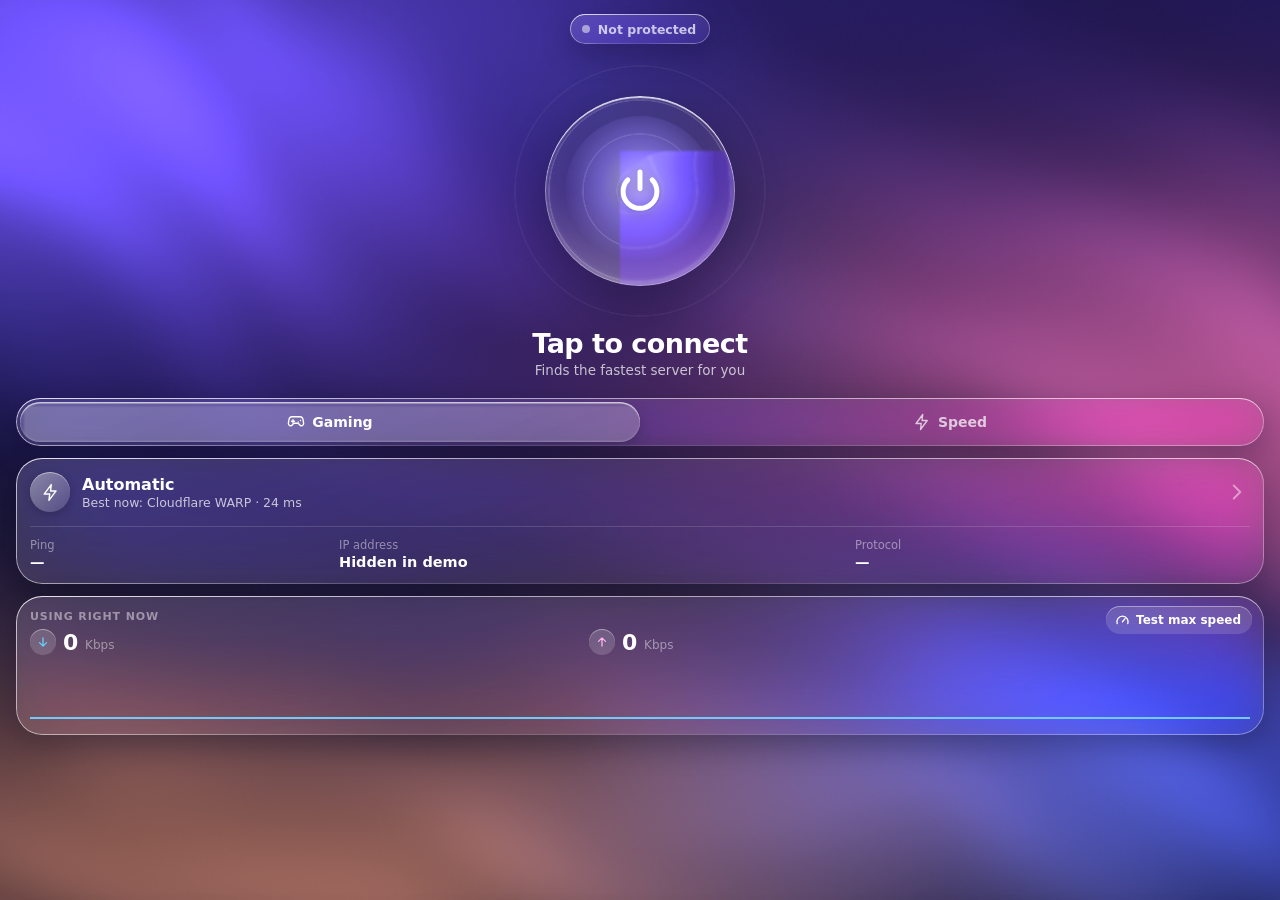
<file: demo/index.html>
<!doctype html>
<html lang="en">
<head>
<meta charset="utf-8">
<meta name="viewport" content="width=device-width, initial-scale=1">
<title>Pulsar VPN</title>
<link rel="stylesheet" href="style.css">
</head>
<body data-state="idle">
<div class="wall" aria-hidden="true">
  <div class="w w-idle"></div>
  <div class="w w-busy"></div>
  <div class="w w-on"></div>
</div>
<canvas id="liquid" aria-hidden="true"></canvas>
<svg id="lensDefs" width="0" height="0" style="position:absolute" aria-hidden="true"></svg>

<div id="banner" class="banner glass hidden"></div>

<main id="app">
  <div class="topbar">
    <div class="chip glass" id="chip"><i class="dot"></i><span id="chipText">Not protected</span></div>
  </div>

  <section class="hero">
    <div class="stage" id="stage">
      <div class="rings"></div>
      <div class="core"></div>
      <div class="ripple"></div>
      <div class="orbit"><i></i></div>
      <button class="orb lensed" id="orb" data-bezel="44" data-scale="-64" aria-label="Connect">
        <span class="sheen"></span>
        <svg class="power" viewBox="0 0 24 24"><path d="M12 3.5v7.5"/><path d="M6.6 7a7.5 7.5 0 1 0 10.8 0"/></svg>
      </button>
    </div>
    <div class="status">
      <h1 id="statusTitle">Tap to connect</h1>
      <p id="statusSub">Finds the fastest server for you</p>
    </div>
  </section>

  <nav class="seg glass" id="mode">
    <div class="thumb lensed" id="thumb" data-bezel="16" data-scale="-26"></div>
    <button data-mode="gaming"><svg viewBox="0 0 24 24"><path d="M6 11h4M8 9v4M15 12h.01M18 10h.01"/><path d="M17.3 5H6.7a4 4 0 0 0-3.9 3.2l-1 5.4A3 3 0 0 0 7 16l1.4-1.6a2 2 0 0 1 1.5-.7h4.2a2 2 0 0 1 1.5.7L17 16a3 3 0 0 0 5.2-2.4l-1-5.4A4 4 0 0 0 17.3 5z"/></svg>Gaming</button>
    <button data-mode="speed"><svg viewBox="0 0 24 24"><path d="M13 2 4 14h7l-1 8 9-12h-7z"/></svg>Speed</button>  </nav>

  <section class="card glass info">
    <button class="loc" id="openServers">
      <div class="flag" id="flag"></div>
      <div class="loc-text">
        <div class="loc-country" id="locCountry">Auto</div>
        <div class="loc-sub" id="locSub">Finding the fastest route</div>
      </div>
      <svg class="chev" viewBox="0 0 24 24"><path d="m9 6 6 6-6 6"/></svg>
    </button>
    <div class="grid">
      <div><label>Ping</label><b id="ping">—</b></div>
      <div><label>IP address</label><b id="ip">—</b></div>
      <div><label>Protocol</label><b id="proto">—</b></div>
    </div>
  </section>

  <section class="card glass traffic">
    <span class="now-label">Using right now</span>
    <div class="rates">
      <div class="rate down"><span class="ico"><svg viewBox="0 0 24 24"><path d="M12 5v14M6 13l6 6 6-6"/></svg></span><b id="down">0</b><small id="downU">Kbps</small></div>
      <div class="rate up"><span class="ico"><svg viewBox="0 0 24 24"><path d="M12 19V5M6 11l6-6 6 6"/></svg></span><b id="up">0</b><small id="upU">Kbps</small></div>
    </div>
    <canvas id="spark" width="740" height="120"></canvas>
    <button class="speed-btn" id="speedBtn" title="Measure the real maximum of your internet">
      <svg viewBox="0 0 24 24"><path d="M12 14l4-5"/><path d="M3.5 17a9 9 0 1 1 17 0"/></svg><span id="speedBtnText">Test max speed</span>
    </button>
    <div class="st-panel" id="stPanel">
      <span class="st-label" id="stLabel">Line speed</span>
      <span class="st-num"><b id="stNum">0</b><small>Mbps</small></span>
      <span class="st-sub" id="stSub">Finding the nearest test server…</span>
      <span class="st-bar"><i id="stBar"></i></span>
    </div>
  </section>
</main>

<!-- Server sheet -->
<div class="scrim" id="scrim"></div>
<aside class="sheet" id="sheet">
  <div class="grab"></div>
  <div class="sheet-head">
    <div class="sheet-title"><h2>Servers</h2><span id="srvCount" class="count"></span></div>
    <div class="sheet-actions">
      <button class="btn" id="rescan" title="Rescan"><svg viewBox="0 0 24 24"><path d="M20 12a8 8 0 1 1-2.3-5.7L20 8.5"/><path d="M20 3.5v5h-5"/></svg></button>
      <button class="btn primary" id="importBtn"><svg viewBox="0 0 24 24"><path d="M12 5v14M5 12h14"/></svg>My server</button>
    </div>
  </div>
  <div class="search-wrap">
    <svg viewBox="0 0 24 24"><circle cx="11" cy="11" r="6.5"/><path d="m20 20-4.2-4.2"/></svg>
    <input id="search" class="search" placeholder="Search" autocomplete="off">
  </div>
  <div class="list" id="list"></div>
</aside>

<!-- Engine modal -->
<div class="modal hidden" id="engineModal">
  <div class="modal-card glass">
    <div class="modal-icon"><svg viewBox="0 0 24 24"><path d="M12 2.5 4 6v6c0 4.6 3.4 8.8 8 9.5 4.6-.7 8-4.9 8-9.5V6z"/><path d="m9 12 2 2 4-4"/></svg></div>
    <h3 id="engTitle">One-time setup</h3>
    <p id="engText"></p>
    <div class="modal-progress hidden" id="engProg"><i></i></div>
    <div class="modal-btns">
      <button class="btn" id="engCancel">Later</button>
      <button class="btn primary" id="engInstall">Install engine</button>
    </div>
  </div>
</div>

<div class="toast glass" id="toast"></div>
<script src="demo-engine.js"></script>
<script src="liquid.js"></script>
<script src="app.js"></script>
</body>
</html>
</file>
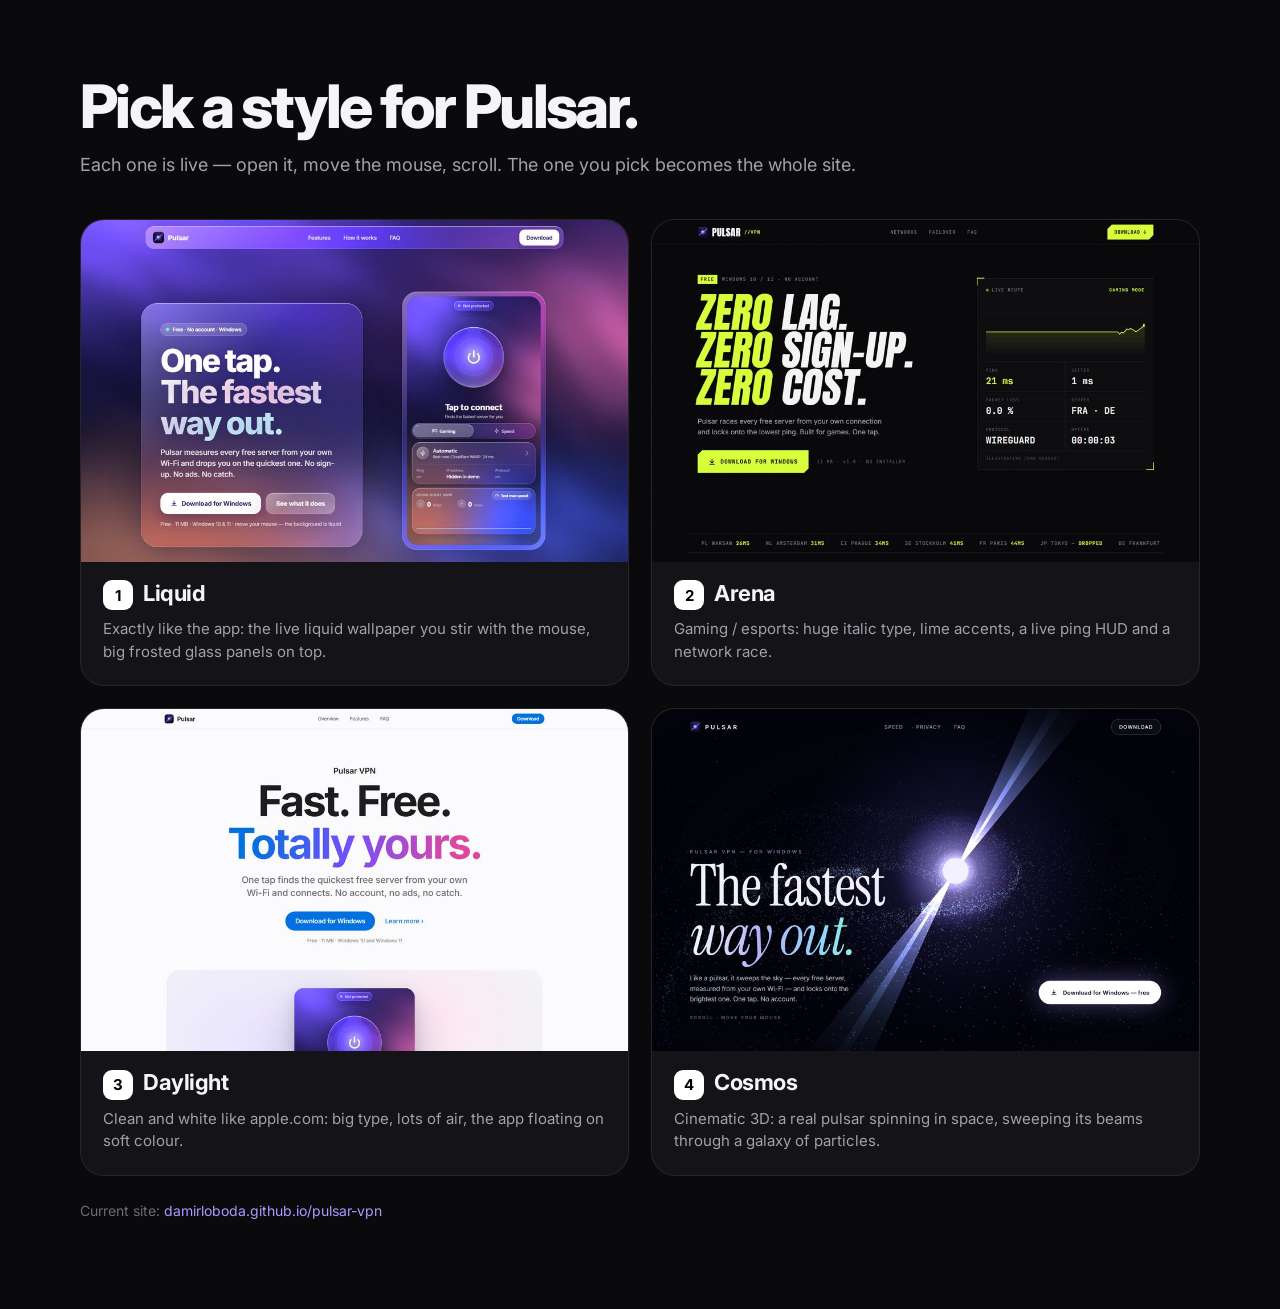
<file: styles/index.html>
<!doctype html>
<html lang="en">
<head>
<meta charset="utf-8">
<meta name="viewport" content="width=device-width, initial-scale=1">
<meta name="robots" content="noindex">
<title>Pulsar — pick a style</title>
<link rel="icon" href="../favicon.svg" type="image/svg+xml">
<link href="https://fonts.googleapis.com/css2?family=Inter:wght@400;500;600;700;800&display=swap" rel="stylesheet">
<style>
* { box-sizing: border-box; margin: 0; padding: 0; }
body { background: #0a0a0d; color: #f5f5f7; font-family: Inter, system-ui, sans-serif; -webkit-font-smoothing: antialiased; padding: 70px 24px 90px; }
a { color: inherit; text-decoration: none; }
header { max-width: 1120px; margin: 0 auto 44px; }
h1 { font-size: clamp(36px, 5vw, 60px); font-weight: 800; letter-spacing: -.045em; }
header p { margin-top: 12px; color: #a1a1aa; font-size: 18px; }
.grid { max-width: 1120px; margin: 0 auto; display: grid; grid-template-columns: 1fr 1fr; gap: 22px; }
.opt { display: block; border-radius: 24px; overflow: hidden; background: #131318; border: 1px solid rgba(255, 255, 255, .08); transition: transform .5s cubic-bezier(.16, 1, .3, 1), border-color .3s; }
.opt:hover { transform: translateY(-4px); border-color: rgba(255, 255, 255, .25); }
.opt img { display: block; width: 100%; aspect-ratio: 16 / 10; object-fit: cover; }
.opt div { padding: 18px 22px 22px; }
.opt h2 { font-size: 22px; font-weight: 700; letter-spacing: -.02em; }
.opt h2 b { display: inline-grid; place-items: center; width: 30px; height: 30px; margin-right: 10px; border-radius: 9px; background: #fff; color: #000; font-size: 15px; }
.opt p { margin-top: 8px; color: #a1a1aa; font-size: 15px; line-height: 1.5; }
.cur { max-width: 1120px; margin: 26px auto 0; color: #6b6b76; font-size: 14px; }
.cur a { color: #a99bff; }
@media (max-width: 800px) { .grid { grid-template-columns: 1fr; } }
</style>
</head>
<body>
<header><h1>Pick a style for Pulsar.</h1><p>Each one is live — open it, move the mouse, scroll. The one you pick becomes the whole site.</p></header>
<div class="grid">
  <a class="opt" href="liquid.html"><img src="liquid.jpg" alt=""><div><h2><b>1</b>Liquid</h2><p>Exactly like the app: the live liquid wallpaper you stir with the mouse, big frosted glass panels on top.</p></div></a>
  <a class="opt" href="arena.html"><img src="arena.jpg" alt=""><div><h2><b>2</b>Arena</h2><p>Gaming / esports: huge italic type, lime accents, a live ping HUD and a network race.</p></div></a>
  <a class="opt" href="daylight.html"><img src="daylight.jpg" alt=""><div><h2><b>3</b>Daylight</h2><p>Clean and white like apple.com: big type, lots of air, the app floating on soft colour.</p></div></a>
  <a class="opt" href="cosmos.html"><img src="cosmos.jpg" alt=""><div><h2><b>4</b>Cosmos</h2><p>Cinematic 3D: a real pulsar spinning in space, sweeping its beams through a galaxy of particles.</p></div></a>
</div>
<p class="cur">Current site: <a href="../">damirloboda.github.io/pulsar-vpn</a></p>
</body>
</html>
</file>
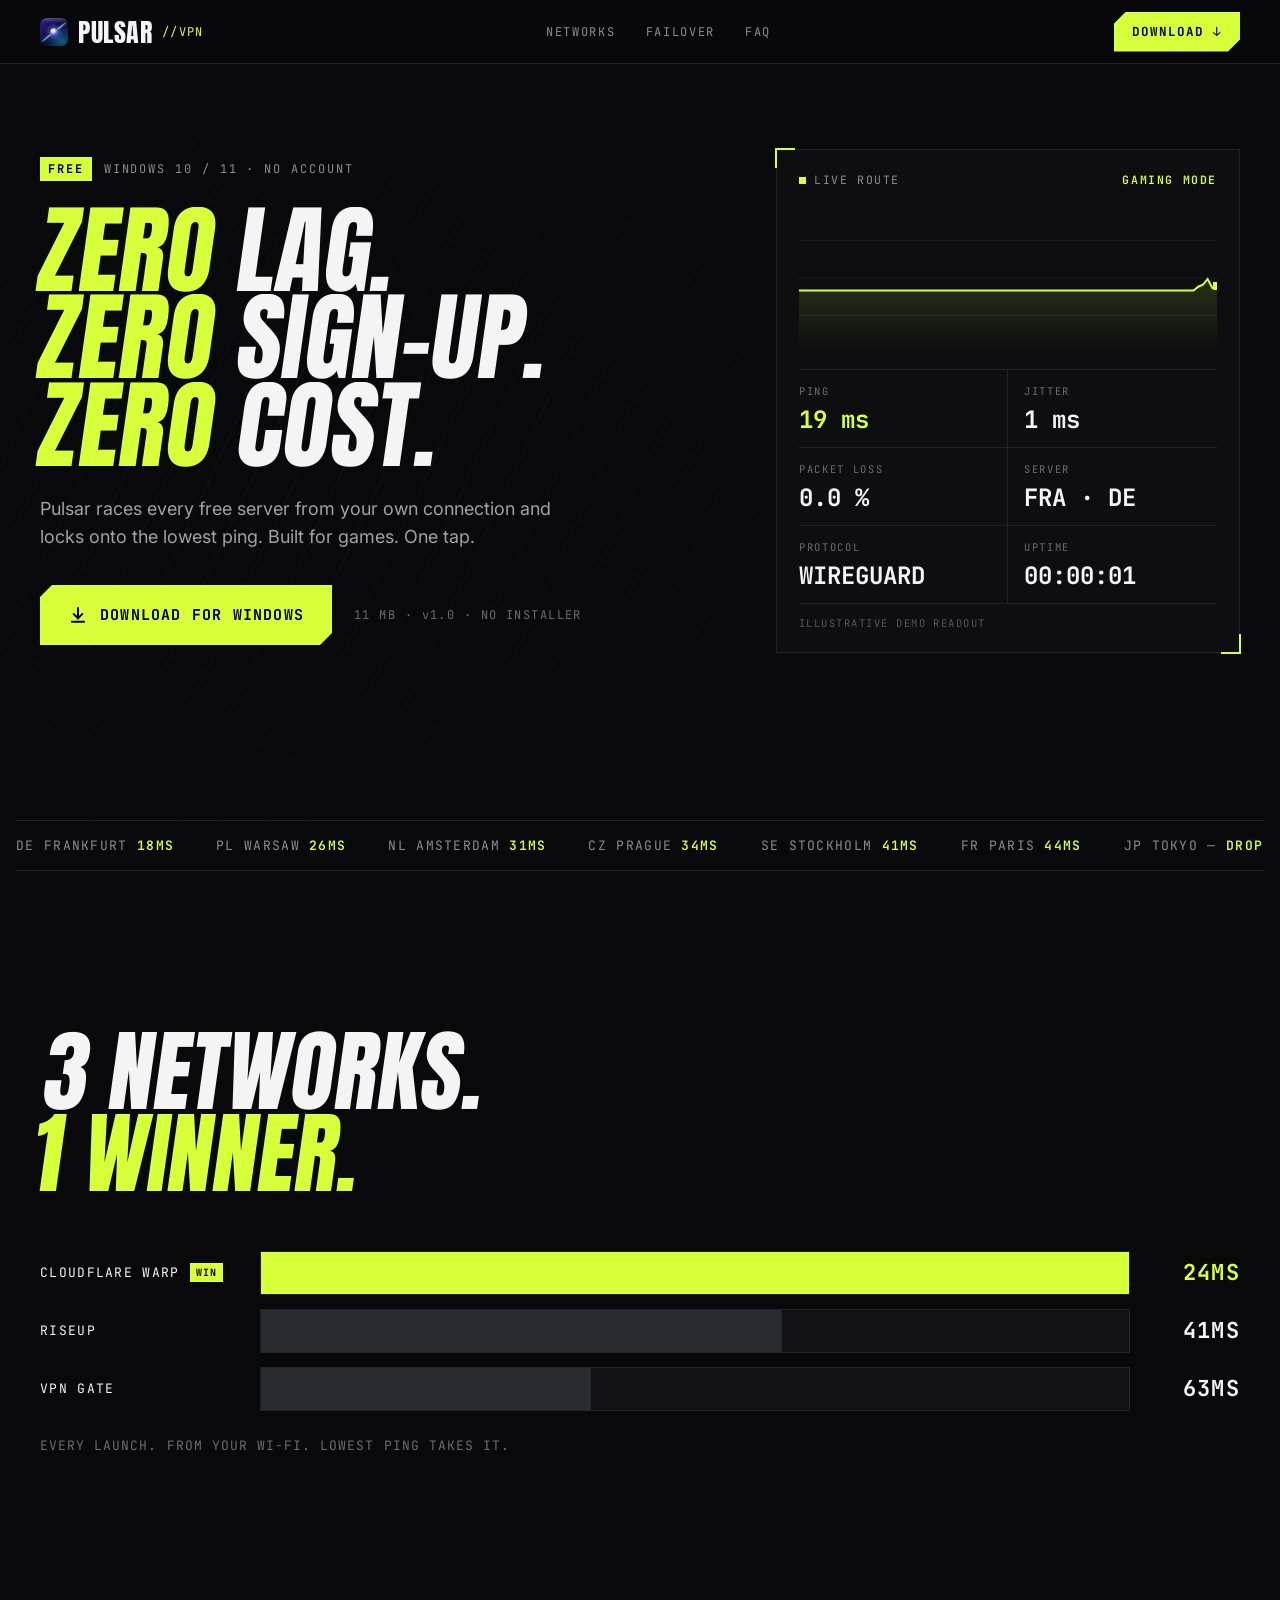
<file: styles/arena.html>
<!doctype html>
<html lang="en">
<head>
<meta charset="utf-8">
<meta name="viewport" content="width=device-width, initial-scale=1">
<meta name="robots" content="noindex">
<title>Pulsar — Arena</title>
<link rel="icon" href="../favicon.svg" type="image/svg+xml">
<link rel="preconnect" href="https://fonts.googleapis.com"><link rel="preconnect" href="https://fonts.gstatic.com" crossorigin>
<link href="https://fonts.googleapis.com/css2?family=Anton&family=Inter:wght@400;500;600;700&family=JetBrains+Mono:wght@400;600;700&display=swap" rel="stylesheet">
<style>
:root { --acc: #d7ff3a; --bg: #09090b; --line: #222226; --ease: cubic-bezier(.16, 1, .3, 1); }
* { box-sizing: border-box; margin: 0; padding: 0; }
body { background: var(--bg); color: #f4f4f5; font-family: Inter, system-ui, sans-serif; -webkit-font-smoothing: antialiased; overflow-x: hidden; }
a { color: inherit; text-decoration: none; }
svg { fill: none; stroke: currentColor; stroke-width: 2.4; stroke-linecap: square; }
.mono { font-family: "JetBrains Mono", ui-monospace, monospace; }
.cut { clip-path: polygon(12px 0, 100% 0, 100% calc(100% - 12px), calc(100% - 12px) 100%, 0 100%, 0 12px); }

nav { position: fixed; top: 0; left: 0; right: 0; z-index: 10; height: 64px; display: flex; align-items: center; justify-content: space-between; padding: 0 max(24px, calc(50% - 600px));
  background: rgba(9, 9, 11, .8); backdrop-filter: blur(12px); border-bottom: 1px solid var(--line); }
.logo { font-family: Anton, sans-serif; font-size: 26px; letter-spacing: .02em; display: flex; align-items: center; gap: 10px; }
.logo img { width: 28px; height: 28px; border-radius: 6px; }
.logo small { font-family: "JetBrains Mono", monospace; font-size: 12px; color: var(--acc); letter-spacing: .1em; }
.links { display: flex; gap: 30px; font-size: 12px; letter-spacing: .14em; color: #8b8b93; }
.links a:hover { color: #fff; }
.dl { display: inline-flex; align-items: center; gap: 10px; height: 40px; padding: 0 18px; background: var(--acc); color: #000; font: 700 12.5px "JetBrains Mono", monospace; letter-spacing: .08em; }

.hero { position: relative; min-height: 100vh; padding: 120px max(24px, calc(50% - 600px)) 0; display: grid; grid-template-columns: 1.2fr .8fr; gap: 40px; align-items: center; overflow: hidden; }
.lines { position: absolute; inset: -10% -20%; z-index: -1; pointer-events: none;
  background: repeating-linear-gradient(115deg, transparent 0 38px, rgba(255, 255, 255, .04) 38px 39px); animation: run 1.1s linear infinite;
  -webkit-mask-image: radial-gradient(ellipse 60% 60% at 30% 50%, #000, transparent 75%); mask-image: radial-gradient(ellipse 60% 60% at 30% 50%, #000, transparent 75%); }
@keyframes run { to { transform: translateX(-43px); } }
.tag { display: inline-flex; gap: 12px; align-items: center; font-size: 12px; letter-spacing: .16em; color: #8b8b93; }
.tag b { color: #000; background: var(--acc); padding: 4px 8px; font-weight: 700; }
h1 { margin-top: 26px; font-family: Anton, sans-serif; font-weight: 400; font-size: clamp(54px, 7.6vw, 124px); line-height: .9; text-transform: uppercase; letter-spacing: .005em; white-space: nowrap; }
h1 span { display: block; transform: skewX(-8deg); clip-path: inset(0 100% 0 0); animation: wipe .9s var(--ease) forwards; }
h1 span:nth-child(2) { animation-delay: .12s; } h1 span:nth-child(3) { animation-delay: .24s; }
h1 i { font-style: normal; color: var(--acc); }
@keyframes wipe { to { clip-path: inset(0 0 0 0); } }
.sub { margin-top: 26px; max-width: 520px; font-size: 18px; line-height: 1.55; color: #a1a1aa; }
.cta { margin-top: 34px; display: flex; align-items: center; gap: 22px; flex-wrap: wrap; }
.big-dl { display: inline-flex; align-items: center; gap: 12px; height: 60px; padding: 0 28px; background: var(--acc); color: #000; font: 700 15px "JetBrains Mono", monospace; letter-spacing: .08em; transition: transform .3s var(--ease); }
.big-dl:hover { transform: translate(3px, -3px); box-shadow: -6px 6px 0 #f4f4f5; }
.big-dl svg { width: 20px; height: 20px; }
.cta small { font-size: 12px; letter-spacing: .12em; color: #6b6b73; }

/* HUD */
.hud { position: relative; border: 1px solid var(--line); background: #0e0e11; padding: 22px; }
.hud::before, .hud::after { content: ""; position: absolute; width: 18px; height: 18px; border: 2px solid var(--acc); }
.hud::before { top: -2px; left: -2px; border-right: 0; border-bottom: 0; }
.hud::after { bottom: -2px; right: -2px; border-left: 0; border-top: 0; }
.hud-top { display: flex; justify-content: space-between; font-size: 11.5px; letter-spacing: .14em; color: #8b8b93; }
.hud-top b { color: var(--acc); font-weight: 600; }
.blink { display: inline-block; width: 7px; height: 7px; background: var(--acc); margin-right: 8px; animation: blink 1s steps(2) infinite; }
@keyframes blink { 50% { opacity: 0; } }
canvas { display: block; width: 100%; height: 150px; margin: 16px 0; }
.rows { display: grid; grid-template-columns: 1fr 1fr; border-top: 1px solid var(--line); }
.rows div { padding: 14px 0 12px; border-bottom: 1px solid var(--line); }
.rows div:nth-child(odd) { border-right: 1px solid var(--line); padding-right: 14px; }
.rows div:nth-child(even) { padding-left: 16px; }
.rows small { display: block; font-size: 10.5px; letter-spacing: .16em; color: #6b6b73; }
.rows b { display: block; margin-top: 6px; font-size: 24px; font-weight: 700; font-variant-numeric: tabular-nums; }
.rows b.acc { color: var(--acc); }
.demo { margin-top: 12px; font-size: 10.5px; letter-spacing: .14em; color: #55555c; }

.ticker { margin-top: 70px; border-top: 1px solid var(--line); border-bottom: 1px solid var(--line); overflow: hidden; white-space: nowrap; grid-column: 1 / -1; margin-left: calc(-1 * max(24px, calc(50% - 600px))); margin-right: calc(-1 * max(24px, calc(50% - 600px))); }
.ticker div { display: inline-flex; gap: 42px; padding: 16px 0; animation: tick 30s linear infinite; font-size: 13px; letter-spacing: .1em; color: #8b8b93; }
.ticker b { color: var(--acc); font-weight: 600; }
@keyframes tick { to { transform: translateX(-50%); } }

.race { padding: 130px max(24px, calc(50% - 600px)) 150px; }
.race h2 { font-family: Anton, sans-serif; font-weight: 400; font-size: clamp(48px, 7vw, 110px); line-height: .92; text-transform: uppercase; transform: skewX(-8deg); }
.race h2 i { font-style: normal; color: var(--acc); }
.bars { margin-top: 56px; display: grid; gap: 14px; }
.bar { display: grid; grid-template-columns: 200px 1fr 90px; align-items: center; gap: 20px; font-size: 13px; letter-spacing: .1em; }
.bar .track { height: 44px; background: #121216; border: 1px solid var(--line); position: relative; overflow: hidden; }
.bar .fill { position: absolute; inset: 0; background: #2a2a31; transform-origin: 0 50%; transform: scaleX(0); transition: transform 1.6s var(--ease); }
.bar.win .fill { background: var(--acc); }
.bars.go .fill { transform: scaleX(var(--w)); }
.bar b { font-size: 22px; text-align: right; font-weight: 700; }
.bar.win b { color: var(--acc); }
.bar .name { display: flex; align-items: center; gap: 10px; }
.bar .name em { font-style: normal; font-size: 10px; background: var(--acc); color: #000; padding: 3px 6px; font-weight: 700; opacity: 0; transition: opacity .4s 1.6s; }
.bars.go .bar.win .name em { opacity: 1; }
.race p { margin-top: 26px; color: #6b6b73; font-size: 13px; letter-spacing: .08em; }

@media (max-width: 900px) {
  .links { display: none; }
  .hero { grid-template-columns: 1fr; padding-top: 100px; }
  .bar { grid-template-columns: 110px 1fr 60px; gap: 10px; font-size: 11px; }
}
</style>
</head>
<body>
<nav><a class="logo" href="#"><img src="../icon.svg" alt="">PULSAR <small>//VPN</small></a>
  <div class="links mono"><a href="#r">NETWORKS</a><a href="#r">FAILOVER</a><a href="#r">FAQ</a></div>
  <a class="dl cut" href="https://github.com/damirloboda/pulsar-vpn/releases/latest/download/PulsarVPN.exe">DOWNLOAD ↓</a></nav>

<section class="hero">
  <div class="lines"></div>
  <div>
    <div class="tag mono"><b>FREE</b>WINDOWS 10 / 11 · NO ACCOUNT</div>
    <h1><span><i>Zero</i> lag.</span><span><i>Zero</i> sign-up.</span><span><i>Zero</i> cost.</span></h1>
    <p class="sub">Pulsar races every free server from your own connection and locks onto the lowest ping. Built for games. One tap.</p>
    <div class="cta">
      <a class="big-dl cut" href="https://github.com/damirloboda/pulsar-vpn/releases/latest/download/PulsarVPN.exe"><svg viewBox="0 0 24 24"><path d="M12 4v12m0 0-5-5m5 5 5-5M5 20h14"/></svg>DOWNLOAD FOR WINDOWS</a>
      <small class="mono">11 MB · v1.0 · NO INSTALLER</small>
    </div>
  </div>
  <div class="hud">
    <div class="hud-top mono"><span><span class="blink"></span>LIVE ROUTE</span><b>GAMING MODE</b></div>
    <canvas id="graph"></canvas>
    <div class="rows mono">
      <div><small>PING</small><b class="acc" id="ping">18 ms</b></div>
      <div><small>JITTER</small><b id="jit">2 ms</b></div>
      <div><small>PACKET LOSS</small><b>0.0 %</b></div>
      <div><small>SERVER</small><b>FRA · DE</b></div>
      <div><small>PROTOCOL</small><b>WIREGUARD</b></div>
      <div><small>UPTIME</small><b id="up">00:00:00</b></div>
    </div>
    <p class="demo mono">ILLUSTRATIVE DEMO READOUT</p>
  </div>
  <div class="ticker mono"><div>
    <span>DE FRANKFURT <b>18MS</b></span><span>PL WARSAW <b>26MS</b></span><span>NL AMSTERDAM <b>31MS</b></span><span>CZ PRAGUE <b>34MS</b></span><span>SE STOCKHOLM <b>41MS</b></span><span>FR PARIS <b>44MS</b></span><span>JP TOKYO — <b>DROPPED</b></span>
    <span>DE FRANKFURT <b>18MS</b></span><span>PL WARSAW <b>26MS</b></span><span>NL AMSTERDAM <b>31MS</b></span><span>CZ PRAGUE <b>34MS</b></span><span>SE STOCKHOLM <b>41MS</b></span><span>FR PARIS <b>44MS</b></span><span>JP TOKYO — <b>DROPPED</b></span>
  </div></div>
</section>

<section class="race" id="r">
  <h2>3 networks.<br><i>1 winner.</i></h2>
  <div class="bars mono" id="bars">
    <div class="bar win" style="--w:1"><span class="name">CLOUDFLARE WARP <em>WIN</em></span><div class="track"><div class="fill"></div></div><b>24MS</b></div>
    <div class="bar" style="--w:.6"><span class="name">RISEUP</span><div class="track"><div class="fill"></div></div><b>41MS</b></div>
    <div class="bar" style="--w:.38"><span class="name">VPN GATE</span><div class="track"><div class="fill"></div></div><b>63MS</b></div>
  </div>
  <p class="mono">EVERY LAUNCH. FROM YOUR WI-FI. LOWEST PING TAKES IT.</p>
</section>

<script>
// live-looking ping graph (illustrative): a smoothed random walk around 18 ms
const cv = document.getElementById("graph"), cx = cv.getContext("2d");
const pts = Array.from({ length: 90 }, () => 18);
let t0 = performance.now();
function draw() {
  const w = cv.clientWidth, h = cv.clientHeight, dpr = Math.min(2, devicePixelRatio || 1);
  if (cv.width !== w * dpr) { cv.width = w * dpr; cv.height = h * dpr; }
  cx.setTransform(dpr, 0, 0, dpr, 0, 0); cx.clearRect(0, 0, w, h);
  cx.strokeStyle = "rgba(255,255,255,.06)"; cx.lineWidth = 1;
  for (let i = 1; i < 4; i++) { cx.beginPath(); cx.moveTo(0, h * i / 4); cx.lineTo(w, h * i / 4); cx.stroke(); }
  const y = (v) => h - (v - 8) / 24 * h;
  cx.beginPath(); pts.forEach((v, i) => { const x = i / (pts.length - 1) * w; i ? cx.lineTo(x, y(v)) : cx.moveTo(x, y(v)); });
  const g = cx.createLinearGradient(0, 0, 0, h); g.addColorStop(0, "rgba(215,255,58,.28)"); g.addColorStop(1, "rgba(215,255,58,0)");
  cx.lineTo(w, h); cx.lineTo(0, h); cx.closePath(); cx.fillStyle = g; cx.fill();
  cx.beginPath(); pts.forEach((v, i) => { const x = i / (pts.length - 1) * w; i ? cx.lineTo(x, y(v)) : cx.moveTo(x, y(v)); });
  cx.strokeStyle = "#d7ff3a"; cx.lineWidth = 2; cx.stroke();
  const lx = w, ly = y(pts[pts.length - 1]);
  cx.fillStyle = "#d7ff3a"; cx.fillRect(lx - 4, ly - 4, 8, 8);
}
setInterval(() => {
  const last = pts[pts.length - 1];
  pts.push(Math.max(14, Math.min(23, last + (Math.random() - .5) * 2.4 + (18 - last) * .15))); pts.shift();
  document.getElementById("ping").textContent = `${Math.round(pts[pts.length - 1])} ms`;
  document.getElementById("jit").textContent = `${1 + Math.round(Math.abs(pts[pts.length - 1] - pts[pts.length - 2]))} ms`;
  const s = Math.floor((performance.now() - t0) / 1000);
  document.getElementById("up").textContent = [s / 3600, s / 60 % 60, s % 60].map((v) => String(Math.floor(v)).padStart(2, "0")).join(":");
  draw();
}, 250);
addEventListener("resize", draw); draw();
new IntersectionObserver(([e]) => e.isIntersecting && e.target.classList.add("go"), { threshold: .4 }).observe(document.getElementById("bars"));
</script>
</body>
</html>
</file>
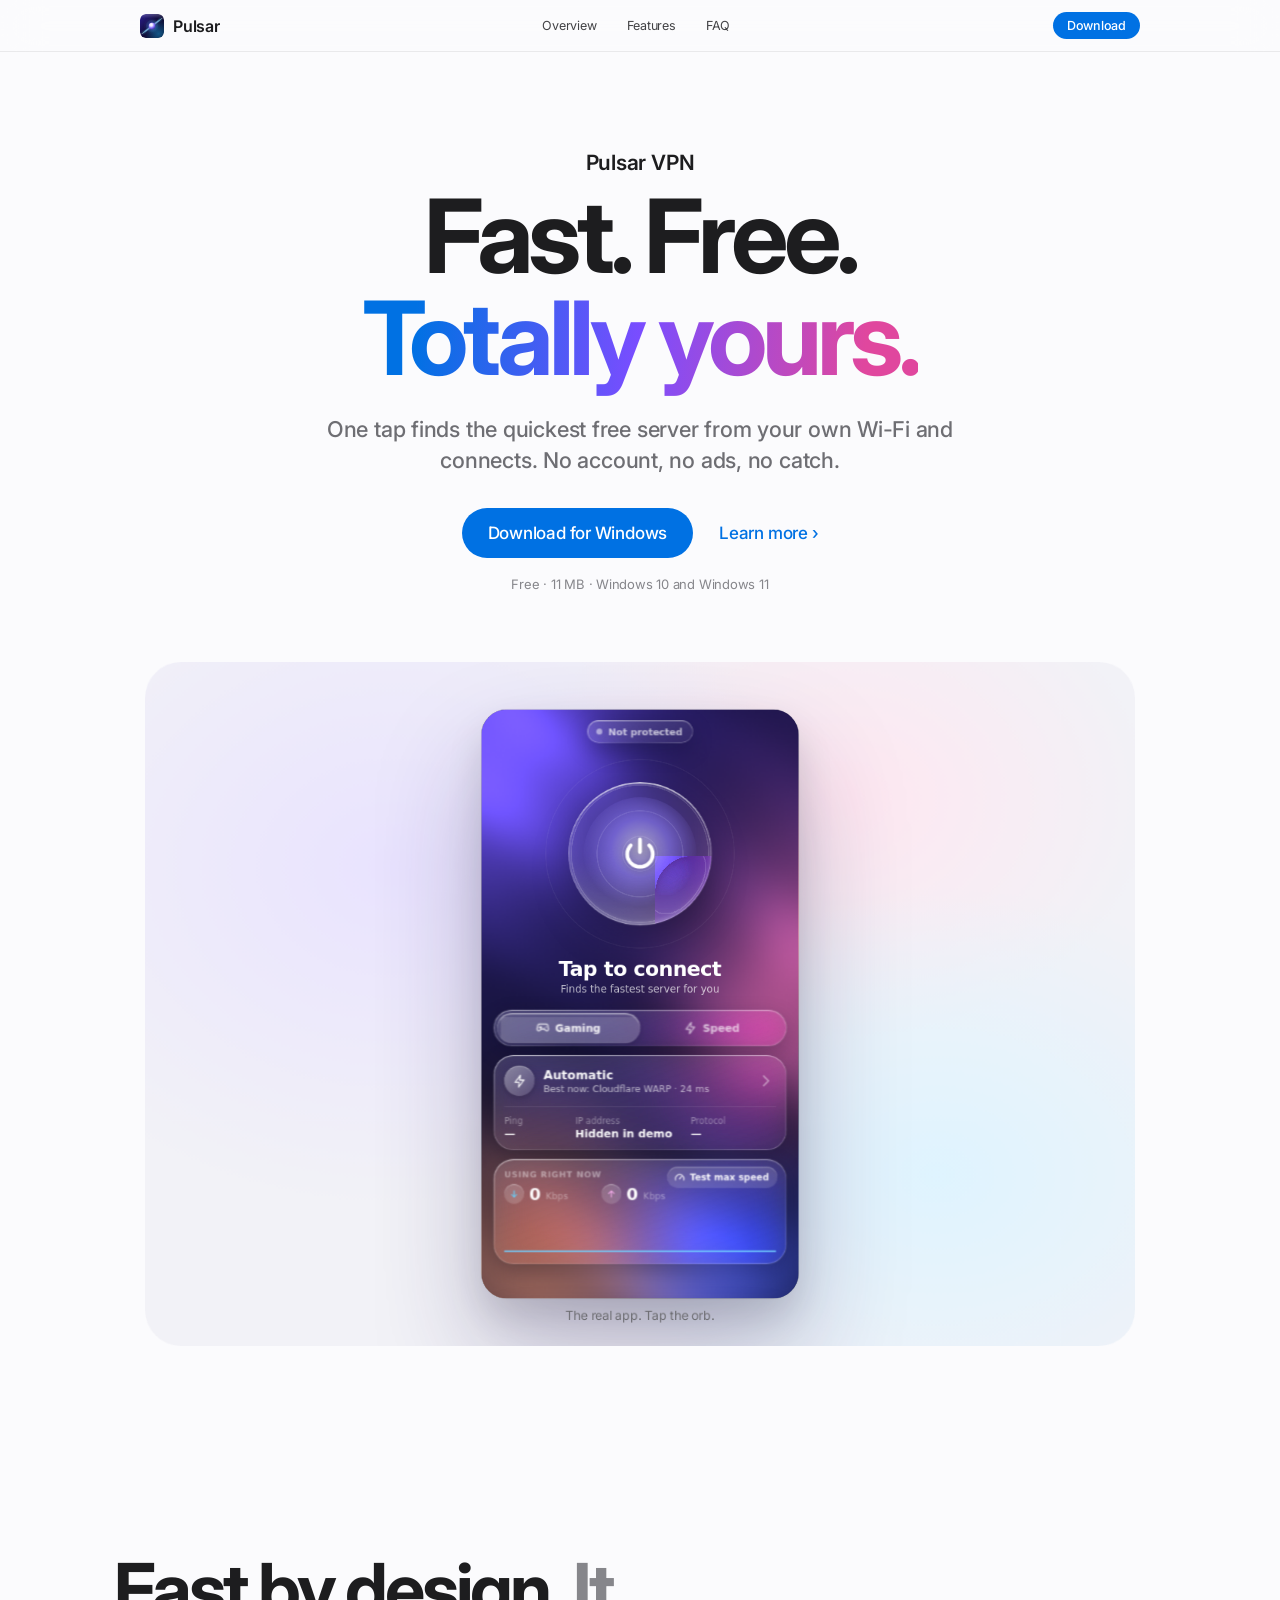
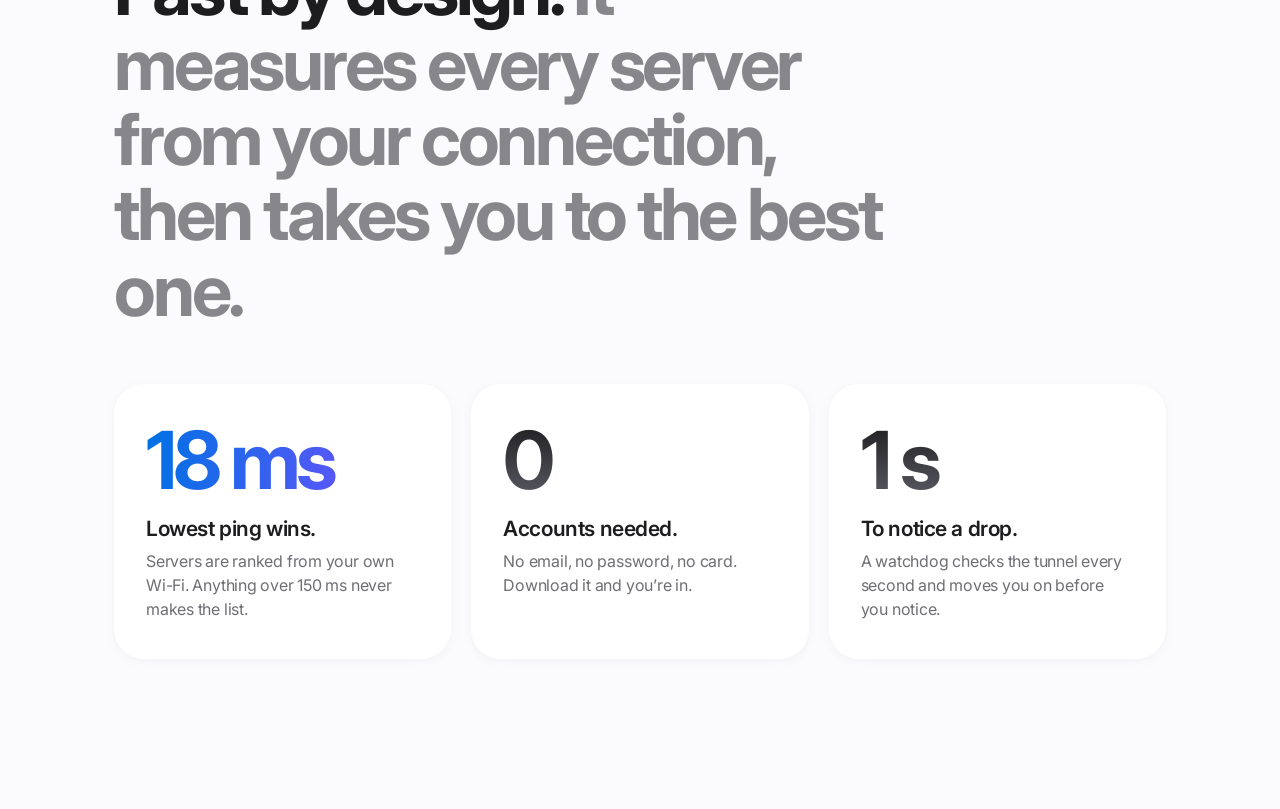
<file: styles/daylight.html>
<!doctype html>
<html lang="en">
<head>
<meta charset="utf-8">
<meta name="viewport" content="width=device-width, initial-scale=1">
<meta name="robots" content="noindex">
<title>Pulsar — Daylight</title>
<link rel="icon" href="../favicon.svg" type="image/svg+xml">
<link rel="preconnect" href="https://fonts.googleapis.com"><link rel="preconnect" href="https://fonts.gstatic.com" crossorigin>
<link href="https://fonts.googleapis.com/css2?family=Inter:wght@400;500;600;700;800&display=swap" rel="stylesheet">
<style>
:root { --ink: #1d1d1f; --mute: #6e6e73; --blue: #0071e3; --ease: cubic-bezier(.16, 1, .3, 1); }
* { box-sizing: border-box; margin: 0; padding: 0; }
body { background: #fbfbfd; color: var(--ink); font-family: Inter, -apple-system, system-ui, sans-serif; -webkit-font-smoothing: antialiased; letter-spacing: -.014em; overflow-x: hidden; }
a { color: inherit; text-decoration: none; }
svg { fill: none; stroke: currentColor; stroke-width: 2; stroke-linecap: round; stroke-linejoin: round; }

nav { position: fixed; top: 0; left: 0; right: 0; z-index: 10; height: 52px; display: flex; align-items: center; justify-content: space-between; padding: 0 max(22px, calc(50% - 500px));
  background: rgba(251, 251, 253, .78); backdrop-filter: saturate(180%) blur(20px); -webkit-backdrop-filter: saturate(180%) blur(20px); border-bottom: 1px solid rgba(0, 0, 0, .07); }
.brand { display: flex; align-items: center; gap: 9px; font-weight: 600; font-size: 16px; }
.brand img { width: 24px; height: 24px; border-radius: 6px; }
.links { display: flex; gap: 30px; font-size: 12.5px; color: #424245; }
.links a:hover { color: var(--ink); }
.nav-dl { font-size: 12.5px; font-weight: 500; padding: 6px 14px; border-radius: 99px; background: var(--blue); color: #fff; }

.hero { padding: 150px 24px 0; text-align: center; }
.eyebrow { font-size: 21px; font-weight: 600; color: var(--ink); }
h1 { margin-top: 10px; font-size: clamp(54px, 8vw, 112px); font-weight: 700; letter-spacing: -.05em; line-height: 1; }
h1 span { background: linear-gradient(95deg, #0071e3 10%, #7a4dff 50%, #e0479e 90%); -webkit-background-clip: text; background-clip: text; color: transparent; }
.lede { margin: 24px auto 0; max-width: 640px; font-size: clamp(19px, 1.7vw, 24px); line-height: 1.42; color: var(--mute); font-weight: 500; }
.cta { margin-top: 32px; display: flex; gap: 26px; justify-content: center; align-items: center; flex-wrap: wrap; }
.btn { display: inline-flex; align-items: center; gap: 8px; height: 50px; padding: 0 26px; border-radius: 99px; background: var(--blue); color: #fff; font-size: 17px; font-weight: 500; transition: background .2s, transform .4s var(--ease); }
.btn:hover { background: #0077ed; transform: scale(1.03); }
.more { color: var(--blue); font-size: 17px; font-weight: 500; }
.more:hover { text-decoration: underline; }
.fine { margin-top: 18px; font-size: 13px; color: #86868b; }

.stage { position: relative; max-width: 1100px; margin: 70px auto 0; height: 760px; border-radius: 40px; overflow: hidden; display: grid; place-items: center;
  background: radial-gradient(60% 70% at 25% 30%, #e9e3ff, transparent 70%), radial-gradient(55% 60% at 80% 75%, #dff4ff, transparent 70%), radial-gradient(45% 50% at 70% 20%, #ffe7f1, transparent 70%), #f2f2f7;
  transform: scale(var(--s, .9)); transform-origin: 50% 0; will-change: transform; }
.device { position: relative; border-radius: 28px; overflow: hidden; box-shadow: 0 60px 120px rgba(40, 30, 90, .28), 0 20px 40px rgba(0, 0, 0, .12), 0 0 0 1px rgba(0, 0, 0, .06); }
.device-in { position: relative; width: 352px; height: 654px; overflow: hidden; }
.device iframe { position: absolute; left: 0; top: 0; width: 420px; height: 780px; border: 0; transform: scale(.838); transform-origin: 0 0; }
.cap { position: absolute; bottom: 26px; left: 0; right: 0; text-align: center; font-size: 14px; color: var(--mute); }

.facts { max-width: 1100px; margin: 0 auto; padding: 130px 24px 150px; }
.facts h2 { font-size: clamp(40px, 5.6vw, 72px); font-weight: 700; letter-spacing: -.045em; line-height: 1.05; max-width: 800px; }
.facts h2 span { color: #86868b; }
.tiles { margin-top: 56px; display: grid; grid-template-columns: repeat(3, 1fr); gap: 20px; }
.t { background: #fff; border-radius: 30px; padding: 36px 32px 38px; box-shadow: 0 2px 12px rgba(0, 0, 0, .04); transition: transform .6s var(--ease), box-shadow .6s var(--ease); }
.t:hover { transform: scale(1.02); box-shadow: 0 20px 50px rgba(0, 0, 0, .08); }
.t .n { font-size: 80px; font-weight: 700; letter-spacing: -.055em; line-height: 1;
  background: linear-gradient(180deg, #1d1d1f, #5a5a64); -webkit-background-clip: text; background-clip: text; color: transparent; }
.t .n.g { background: linear-gradient(95deg, #0071e3, #7a4dff); -webkit-background-clip: text; background-clip: text; }
.t h3 { margin-top: 16px; font-size: 21px; font-weight: 600; letter-spacing: -.02em; }
.t p { margin-top: 8px; font-size: 16px; line-height: 1.5; color: var(--mute); }

.up { opacity: 0; translate: 0 30px; transition: opacity 1s var(--ease), translate 1.2s var(--ease); transition-delay: var(--d, 0s); }
.up.in { opacity: 1; translate: 0 0; }

@media (max-width: 900px) {
  .links { display: none; }
  .stage { height: 700px; border-radius: 28px; margin: 50px 14px 0; }
  .tiles { grid-template-columns: 1fr; }
}
@media (max-width: 400px) { .device-in { width: 318px; height: 591px; } .device iframe { transform: scale(.757); } }
</style>
</head>
<body>
<nav><a class="brand" href="#"><img src="../icon.svg" alt="">Pulsar</a>
  <div class="links"><a href="#x">Overview</a><a href="#x">Features</a><a href="#x">FAQ</a></div>
  <a class="nav-dl" href="https://github.com/damirloboda/pulsar-vpn/releases/latest/download/PulsarVPN.exe">Download</a></nav>

<section class="hero">
  <p class="eyebrow up">Pulsar VPN</p>
  <h1 class="up" style="--d:.08s">Fast. Free.<br><span>Totally yours.</span></h1>
  <p class="lede up" style="--d:.16s">One tap finds the quickest free server from your own Wi-Fi and connects. No account, no ads, no catch.</p>
  <div class="cta up" style="--d:.24s"><a class="btn" href="https://github.com/damirloboda/pulsar-vpn/releases/latest/download/PulsarVPN.exe">Download for Windows</a><a class="more" href="#x">Learn more ›</a></div>
  <p class="fine up" style="--d:.3s">Free · 11 MB · Windows 10 and Windows 11</p>
  <div class="stage up" id="stage" style="--d:.35s">
    <div class="device"><div class="device-in"><iframe src="../demo/index.html" title="Pulsar live demo" scrolling="no"></iframe></div></div>
    <p class="cap">The real app. Tap the orb.</p>
  </div>
</section>

<section class="facts" id="x">
  <h2 class="up">Fast by design. <span>It measures every server from your connection, then takes you to the best one.</span></h2>
  <div class="tiles">
    <div class="t up"><div class="n g">18 ms</div><h3>Lowest ping wins.</h3><p>Servers are ranked from your own Wi-Fi. Anything over 150 ms never makes the list.</p></div>
    <div class="t up" style="--d:.08s"><div class="n">0</div><h3>Accounts needed.</h3><p>No email, no password, no card. Download it and you’re in.</p></div>
    <div class="t up" style="--d:.16s"><div class="n">1 s</div><h3>To notice a drop.</h3><p>A watchdog checks the tunnel every second and moves you on before you notice.</p></div>
  </div>
</section>

<script>
  const io = new IntersectionObserver((es) => es.forEach((e) => { if (e.isIntersecting) { e.target.classList.add("in"); io.unobserve(e.target); } }), { threshold: .12 });
  document.querySelectorAll(".up").forEach((el) => io.observe(el));
  const stage = document.getElementById("stage");
  const tick = () => { const k = Math.min(1, scrollY / (innerHeight * .6)); stage.style.setProperty("--s", (.9 + .1 * k).toFixed(4)); requestAnimationFrame(tick); };
  requestAnimationFrame(tick);
</script>
</body>
</html>
</file>
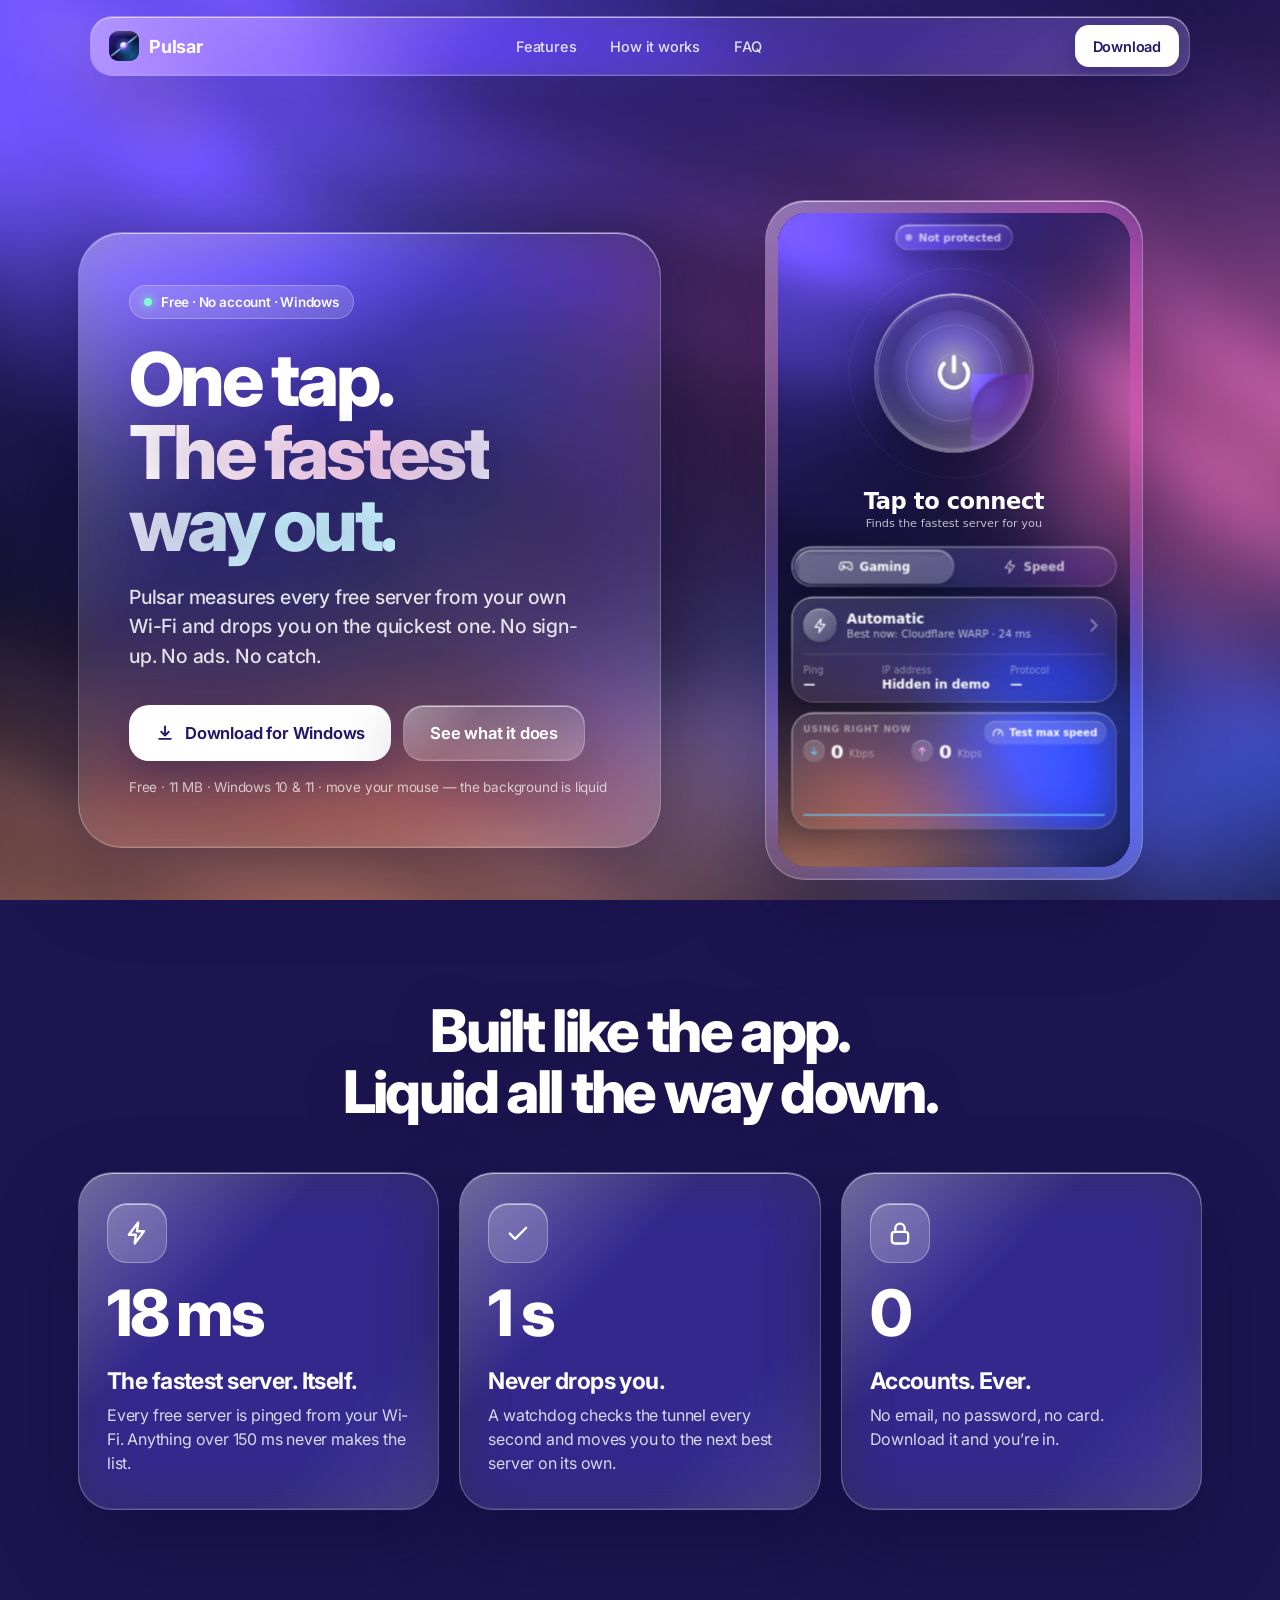
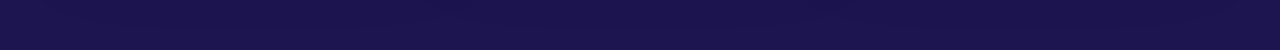
<file: styles/liquid.html>
<!doctype html>
<html lang="en">
<head>
<meta charset="utf-8">
<meta name="viewport" content="width=device-width, initial-scale=1">
<meta name="robots" content="noindex">
<title>Pulsar — Liquid</title>
<link rel="icon" href="../favicon.svg" type="image/svg+xml">
<link rel="preconnect" href="https://fonts.googleapis.com"><link rel="preconnect" href="https://fonts.gstatic.com" crossorigin>
<link href="https://fonts.googleapis.com/css2?family=Inter:wght@400;500;600;700;800&display=swap" rel="stylesheet">
<style>
:root { --ease: cubic-bezier(.16, 1, .3, 1); }
* { box-sizing: border-box; margin: 0; padding: 0; }
body { background: #1c1550; color: #fff; font-family: Inter, system-ui, sans-serif; -webkit-font-smoothing: antialiased; overflow-x: hidden; letter-spacing: -.012em; }
a { color: inherit; text-decoration: none; }
svg { fill: none; stroke: currentColor; stroke-width: 2; stroke-linecap: round; stroke-linejoin: round; }
#liquid { position: fixed; inset: 0; width: 100%; height: 100%; z-index: -1; opacity: 0; transition: opacity 1.4s; }
#liquid.on { opacity: 1; }

/* liquid glass: frosted, saturated, a bright rim on top and a specular sweep */
.glass { position: relative; background: rgba(255, 255, 255, .1); backdrop-filter: blur(30px) saturate(190%); -webkit-backdrop-filter: blur(30px) saturate(190%);
  border: 1px solid rgba(255, 255, 255, .24); box-shadow: inset 0 1px 0 rgba(255, 255, 255, .6), inset 0 -1px 0 rgba(255, 255, 255, .1), 0 30px 80px rgba(12, 6, 50, .35); }
.glass::before { content: ""; position: absolute; inset: 0; border-radius: inherit; pointer-events: none;
  background: linear-gradient(135deg, rgba(255, 255, 255, .3), rgba(255, 255, 255, 0) 36%, rgba(255, 255, 255, 0) 72%, rgba(255, 255, 255, .1)); }
.glass::after { content: ""; position: absolute; inset: 0; border-radius: inherit; pointer-events: none; overflow: hidden;
  background: linear-gradient(105deg, transparent 40%, rgba(255, 255, 255, .22) 50%, transparent 60%) no-repeat; background-size: 250% 100%; background-position: 160% 0; animation: sweep 7s var(--ease) infinite; }
@keyframes sweep { 0%, 55% { background-position: 160% 0; } 100% { background-position: -60% 0; } }

nav { position: fixed; top: 16px; left: 50%; transform: translateX(-50%); z-index: 10; width: min(1100px, calc(100% - 28px)); height: 60px; border-radius: 22px;
  display: flex; align-items: center; justify-content: space-between; padding: 0 10px 0 18px; }
.brand { display: flex; align-items: center; gap: 10px; font-weight: 700; font-size: 18px; position: relative; }
.brand img { width: 30px; height: 30px; border-radius: 9px; }
.links { display: flex; gap: 4px; position: relative; }
.links a { padding: 9px 15px; border-radius: 12px; font-size: 14.5px; font-weight: 500; color: rgba(255, 255, 255, .85); transition: background .3s; }
.links a:hover { background: rgba(255, 255, 255, .14); }
.pill { position: relative; display: inline-flex; align-items: center; gap: 9px; height: 42px; padding: 0 18px; border-radius: 14px; font-size: 14.5px; font-weight: 600; background: #fff; color: #24186a; box-shadow: 0 8px 24px rgba(20, 10, 70, .3); }

.hero { min-height: 100vh; max-width: 1180px; margin: 0 auto; padding: 130px 28px 70px; display: grid; grid-template-columns: 1.08fr .92fr; gap: 44px; align-items: center; }
.panel { border-radius: 44px; padding: 52px 50px; transform: perspective(1200px) rotateX(var(--rx, 0deg)) rotateY(var(--ry, 0deg)); transition: transform .8s var(--ease); }
.panel > * { position: relative; }
.chip { display: inline-flex; align-items: center; gap: 9px; padding: 8px 14px; border-radius: 99px; font-size: 13.5px; font-weight: 600; background: rgba(255, 255, 255, .16); border: 1px solid rgba(255, 255, 255, .25); }
.chip i { width: 8px; height: 8px; border-radius: 50%; background: #7dffcf; box-shadow: 0 0 10px #7dffcf; }
h1 { margin-top: 24px; font-size: clamp(48px, 5.8vw, 86px); line-height: .98; letter-spacing: -.05em; font-weight: 800; text-shadow: 0 2px 40px rgba(30, 10, 80, .25); }
h1 em { font-style: normal; background: linear-gradient(100deg, #fff, #ffd6f0 40%, #c9f4ff 80%); -webkit-background-clip: text; background-clip: text; color: transparent; }
.lede { margin-top: 22px; font-size: 19.5px; line-height: 1.5; color: rgba(255, 255, 255, .86); max-width: 470px; font-weight: 500; }
.cta { margin-top: 34px; display: flex; gap: 12px; flex-wrap: wrap; }
.btn { display: inline-flex; align-items: center; gap: 10px; height: 56px; padding: 0 26px; border-radius: 20px; font-size: 16.5px; font-weight: 650; transition: transform .5s var(--ease); }
.btn:hover { transform: translateY(-2px) scale(1.02); }
.btn svg { width: 20px; height: 20px; stroke-width: 2.3; }
.btn-white { background: #fff; color: #24186a; box-shadow: 0 14px 40px rgba(20, 10, 70, .35); }
.btn-glass { border-radius: 20px; }
.note { margin-top: 18px; font-size: 13.5px; color: rgba(255, 255, 255, .7); }

.app { justify-self: center; border-radius: 40px; padding: 12px; animation: float 7s ease-in-out infinite; }
.app-in { position: relative; width: 352px; height: 654px; border-radius: 30px; overflow: hidden; }
.app iframe { position: absolute; left: 0; top: 0; width: 420px; height: 780px; border: 0; transform: scale(.838); transform-origin: 0 0; }
@keyframes float { 50% { transform: translateY(-14px); } }

.features { max-width: 1180px; margin: 0 auto; padding: 40px 28px 140px; }
.features h2 { text-align: center; font-size: clamp(36px, 4.6vw, 62px); font-weight: 800; letter-spacing: -.045em; line-height: 1.04; text-shadow: 0 2px 40px rgba(30, 10, 80, .25); }
.grid { margin-top: 50px; display: grid; grid-template-columns: repeat(3, 1fr); gap: 20px; }
.tile { border-radius: 34px; padding: 30px 28px 34px; }
.tile > * { position: relative; }
.ico { width: 60px; height: 60px; border-radius: 20px; display: grid; place-items: center; background: rgba(255, 255, 255, .18); border: 1px solid rgba(255, 255, 255, .3); box-shadow: inset 0 1px 0 rgba(255, 255, 255, .6); }
.ico svg { width: 28px; height: 28px; }
.tile h3 { margin-top: 22px; font-size: 23px; font-weight: 700; letter-spacing: -.025em; }
.tile p { margin-top: 8px; font-size: 16px; line-height: 1.5; color: rgba(255, 255, 255, .82); }
.big { font-size: 64px; font-weight: 800; letter-spacing: -.05em; margin-top: 18px; line-height: 1; }

.in-up { opacity: 0; translate: 0 40px; filter: blur(12px); transition: opacity 1.1s var(--ease), translate 1.3s var(--ease), filter 1.1s var(--ease); transition-delay: var(--d, 0s); }
.ready .in-up, .in-up.in { opacity: 1; translate: 0 0; filter: blur(0); }
.features .in-up { transition-delay: var(--d, 0s); }
.ready .features .in-up:not(.in) { opacity: 0; translate: 0 40px; filter: blur(12px); }

@media (max-width: 900px) {
  .links { display: none; }
  .hero { grid-template-columns: 1fr; padding-top: 110px; }
  .panel { padding: 34px 26px; border-radius: 34px; }
  .grid { grid-template-columns: 1fr; }
}
@media (max-width: 400px) { .app-in { width: 318px; height: 591px; } .app iframe { transform: scale(.757); } }
</style>
</head>
<body>
<canvas id="liquid"></canvas>
<nav class="glass in-up"><a class="brand" href="#"><img src="../icon.svg" alt="">Pulsar</a>
  <div class="links"><a href="#f">Features</a><a href="#f">How it works</a><a href="#f">FAQ</a></div>
  <a class="pill" href="https://github.com/damirloboda/pulsar-vpn/releases/latest/download/PulsarVPN.exe">Download</a></nav>

<section class="hero">
  <div class="panel glass in-up" style="--d:.1s">
    <span class="chip"><i></i>Free · No account · Windows</span>
    <h1>One tap.<br><em>The fastest way out.</em></h1>
    <p class="lede">Pulsar measures every free server from your own Wi-Fi and drops you on the quickest one. No sign-up. No ads. No catch.</p>
    <div class="cta">
      <a class="btn btn-white" href="https://github.com/damirloboda/pulsar-vpn/releases/latest/download/PulsarVPN.exe"><svg viewBox="0 0 24 24"><path d="M12 4v11m0 0-4.5-4.5M12 15l4.5-4.5M5 19h14"/></svg>Download for Windows</a>
      <a class="btn btn-glass glass" href="#f"><span style="position:relative">See what it does</span></a>
    </div>
    <p class="note">Free · 11 MB · Windows 10 &amp; 11 · move your mouse — the background is liquid</p>
  </div>
  <div class="app glass in-up" style="--d:.3s"><div class="app-in"><iframe src="../demo/index.html" title="Pulsar live demo" scrolling="no"></iframe></div></div>
</section>

<section class="features" id="f">
  <h2 class="in-up">Built like the app.<br>Liquid all the way down.</h2>
  <div class="grid">
    <article class="tile glass in-up"><div class="ico"><svg viewBox="0 0 24 24"><path d="M13 3L5 13.5h6L10 21l8-10.5h-6z"/></svg></div><div class="big">18 ms</div><h3>The fastest server. Itself.</h3><p>Every free server is pinged from your Wi-Fi. Anything over 150 ms never makes the list.</p></article>
    <article class="tile glass in-up" style="--d:.1s"><div class="ico"><svg viewBox="0 0 24 24"><path d="M5 12.5l4.5 4.5L19 7.5"/></svg></div><div class="big">1 s</div><h3>Never drops you.</h3><p>A watchdog checks the tunnel every second and moves you to the next best server on its own.</p></article>
    <article class="tile glass in-up" style="--d:.2s"><div class="ico"><svg viewBox="0 0 24 24"><rect x="5" y="11" width="14" height="10" rx="2.5"/><path d="M8 11V8a4 4 0 0 1 8 0v3"/></svg></div><div class="big">0</div><h3>Accounts. Ever.</h3><p>No email, no password, no card. Download it and you’re in.</p></article>
  </div>
</section>

<script src="../demo/liquid.js"></script>
<script>
  requestAnimationFrame(() => requestAnimationFrame(() => document.body.classList.add("ready")));
  const io = new IntersectionObserver((es) => es.forEach((e) => e.isIntersecting && e.target.classList.add("in")), { threshold: .15 });
  document.querySelectorAll(".features .in-up").forEach((el) => io.observe(el));
  const panel = document.querySelector(".panel");
  addEventListener("pointermove", (e) => {
    panel.style.setProperty("--ry", `${(e.clientX / innerWidth - .5) * 6}deg`);
    panel.style.setProperty("--rx", `${(.5 - e.clientY / innerHeight) * 5}deg`);
  });
</script>
</body>
</html>
</file>
<file: demo/style.css>
:root {
  --fg: #fff;
  --fg2: rgba(255, 255, 255, .72);
  --fg3: rgba(255, 255, 255, .46);
  --green: #30d158;
  --orange: #ff9f0a;
  --red: #ff453a;
  --blue: #0a84ff;
  --spring: cubic-bezier(.34, 1.56, .64, 1);
  --smooth: cubic-bezier(.22, 1, .36, 1);
  --core: #8e7dff;
}
body[data-state="scanning"], body[data-state="connecting"] { --core: #4fb3ff; }
body[data-state="connected"] { --core: #3ef0b0; }
body[data-state="disconnecting"] { --core: #ff8a80; }

* { box-sizing: border-box; margin: 0; padding: 0; -webkit-tap-highlight-color: transparent; }
html, body { height: 100%; overflow: hidden; }
body {
  background: #0b0d24;
  color: var(--fg);
  font-family: "Segoe UI Variable Display", "Segoe UI Variable Text", "Segoe UI", system-ui, sans-serif;
  font-variant-numeric: tabular-nums;
  user-select: none;
  -webkit-font-smoothing: antialiased;
}
button { font: inherit; color: inherit; background: none; border: 0; cursor: pointer; text-align: inherit; }
svg { fill: none; stroke: currentColor; stroke-width: 1.8; stroke-linecap: round; stroke-linejoin: round; }
.hidden { display: none !important; }

/* ---------- wallpaper: static gradients, cross-faded per state (no per-frame work) ---------- */
.wall, .w { position: fixed; inset: 0; }
.wall { z-index: 0; }
.w { opacity: 0; transition: opacity 1.4s var(--smooth); }
.w-idle {
  background:
    radial-gradient(60% 45% at 8% 6%, #7a5cff 0%, transparent 70%),
    radial-gradient(55% 40% at 100% 38%, #ff6b8b 0%, transparent 72%),
    radial-gradient(70% 45% at 20% 100%, #ff9a5a 0%, transparent 70%),
    radial-gradient(50% 35% at 78% 88%, #3b5bff 0%, transparent 75%),
    linear-gradient(170deg, #1c1550, #0b0d24 60%);
}
.w-busy {
  background:
    radial-gradient(60% 45% at 10% 6%, #2f7bff 0%, transparent 70%),
    radial-gradient(55% 40% at 100% 40%, #00c2ff 0%, transparent 72%),
    radial-gradient(70% 45% at 18% 100%, #6c5cff 0%, transparent 70%),
    radial-gradient(50% 35% at 82% 90%, #00e0d0 0%, transparent 75%),
    linear-gradient(170deg, #0d2160, #070b22 60%);
}
.w-on {
  background:
    radial-gradient(60% 45% at 8% 6%, #00c48c 0%, transparent 70%),
    radial-gradient(55% 40% at 100% 38%, #1ad0ff 0%, transparent 72%),
    radial-gradient(70% 45% at 22% 100%, #2fe3a0 0%, transparent 70%),
    radial-gradient(50% 35% at 80% 90%, #2f6bff 0%, transparent 75%),
    linear-gradient(170deg, #06323a, #04121a 60%);
}
body[data-state="idle"] .w-idle,
body[data-state="disconnecting"] .w-idle,
body[data-state="scanning"] .w-busy,
body[data-state="connecting"] .w-busy,
body[data-state="connected"] .w-on { opacity: 1; }

/* WebGL liquid wallpaper sits on top of the CSS fallback once it has drawn a frame */
#liquid { position: fixed; inset: 0; width: 100%; height: 100%; z-index: 0; opacity: 0; transition: opacity .6s; pointer-events: none; }
#liquid.on { opacity: 1; }

/* ---------- glass material ---------- */
.glass {
  position: relative;
  background: linear-gradient(160deg, rgba(255,255,255,.16), rgba(255,255,255,.05));
  backdrop-filter: blur(22px) saturate(180%);
  box-shadow:
    inset 0 1px 0.5px rgba(255,255,255,.55),
    inset 0 -1px 1px rgba(255,255,255,.12),
    0 10px 30px rgba(4, 6, 30, .28);
}
.glass::before {
  content: ""; position: absolute; inset: 0; border-radius: inherit; padding: 1px; pointer-events: none;
  background: linear-gradient(135deg, rgba(255,255,255,.7), rgba(255,255,255,.08) 35%, rgba(255,255,255,0) 60%, rgba(255,255,255,.35));
  -webkit-mask: linear-gradient(#000 0 0) content-box, linear-gradient(#000 0 0);
  -webkit-mask-composite: xor; mask-composite: exclude;
}

/* ---------- top bar (the window frame itself is native) ---------- */
.topbar { position: relative; display: flex; justify-content: center; align-items: center; }
/* ---------- intro: on launch and every time the window is restored ----------
   Only transform and opacity move here, so the GPU compositor runs it at full frame
   rate (no blur, letter-spacing or backdrop changes to recompute per frame).
   The view flies in out of depth, the orb pops on a spring while a spark laps it once,
   the panels cascade up, and a streak of light crosses the glass. */
:root { --expo: cubic-bezier(.16, 1, .3, 1); }
body.intro #app { animation: flyIn .95s var(--expo) both; }
body.intro #liquid { animation: wallIn 1.3s var(--expo) both; }
body.intro .orb { animation: orbPop .9s .08s cubic-bezier(.34, 1.7, .5, 1) both; }
body.intro .core { animation: coreFlash 1.1s .1s var(--expo) both; }
body.intro .rings { animation: ringsIn 1.2s .1s var(--expo) both; }
body.intro .orbit { animation: lap .95s .22s cubic-bezier(.45, 0, .2, 1) both; }
body.intro .topbar { animation: slideDown .8s .18s var(--expo) both; }
body.intro .status { animation: slideUp .8s .26s var(--expo) both; }
body.intro .seg { animation: slideUp .85s .32s var(--expo) both; }
body.intro .card.info { animation: slideUp .85s .38s var(--expo) both; }
body.intro .card.traffic { animation: slideUp .85s .44s var(--expo) both; }
body.intro .glass::after { animation: streak 1s .5s cubic-bezier(.45, 0, .25, 1) both; }
body.intro .sheen { animation: sheen 1s .5s var(--smooth); }
/* #app only scales: opacity on a parent would cut the glass panels off from the wallpaper */
body.intro #app { will-change: transform; }
body.intro .orb, body.intro .seg, body.intro .card { will-change: transform, opacity; }
.glass { overflow: hidden; }
.glass::after {
  content: ""; position: absolute; top: -20%; bottom: -20%; left: 0; width: 45%; pointer-events: none; opacity: 0;
  background: linear-gradient(90deg, transparent, rgba(255,255,255,.28) 45%, rgba(255,255,255,.08) 60%, transparent);
  transform: translateX(-140%) skewX(-22deg);
}
@keyframes flyIn { from { transform: scale(1.14); } }
@keyframes wallIn { from { transform: scale(1.12); } }
@keyframes orbPop { 0% { opacity: 0; transform: scale(.2); } 40% { opacity: 1; } }
@keyframes coreFlash { 0% { opacity: 0; transform: scale(.3); } 30% { opacity: 1; transform: scale(1.9); } }
@keyframes ringsIn { from { opacity: 0; transform: scale(.7) rotate(-30deg); } }
@keyframes lap {
  0%   { opacity: 0; transform: rotate(-90deg); }
  15%  { opacity: 1; }
  85%  { opacity: 1; }
  100% { opacity: 0; transform: rotate(270deg); }
}
@keyframes slideDown { from { opacity: 0; transform: translateY(-26px); } }
@keyframes slideUp { from { opacity: 0; transform: translateY(42px); } }
@keyframes streak {
  0%   { opacity: 1; transform: translateX(-140%) skewX(-22deg); }
  100% { opacity: 1; transform: translateX(330%) skewX(-22deg); }
}

.banner { z-index: 5; margin: 10px 16px 0; padding: 10px 12px 10px 14px; border-radius: 18px; font-size: 12.5px; display: flex; align-items: center; justify-content: space-between; gap: 10px; animation: drop .6s var(--spring); }
.banner button { padding: 6px 12px; border-radius: 99px; background: #fff; color: #111; font-weight: 600; font-size: 12px; white-space: nowrap; }

main { position: relative; z-index: 2; padding: 14px 16px 0; display: flex; flex-direction: column; gap: 12px; }

/* ---------- status chip ---------- */
.chip { align-self: center; display: flex; align-items: center; gap: 8px; height: 30px; padding: 0 14px 0 12px; border-radius: 99px; font-size: 12.5px; font-weight: 600; color: var(--fg2); }
.dot { width: 8px; height: 8px; border-radius: 50%; background: rgba(255,255,255,.5); }
body[data-state="scanning"] .dot, body[data-state="connecting"] .dot { background: var(--orange); animation: blink 1s ease-in-out infinite; }
body[data-state="connected"] .dot { background: var(--green); box-shadow: 0 0 0 3px rgba(48,209,88,.25); }
body[data-state="connected"] .chip { color: #fff; }
body.lan-lost .dot { background: var(--orange); box-shadow: none; animation: blink 1s ease-in-out infinite; }
@keyframes blink { 50% { opacity: .3; } }

/* ---------- hero ---------- */
.hero { display: flex; flex-direction: column; align-items: center; }
.stage { position: relative; width: 270px; height: 270px; display: grid; place-items: center; }
.stage > * { grid-area: 1 / 1; }
.rings {
  width: 270px; height: 270px; border-radius: 50%;
  background: repeating-radial-gradient(circle, transparent 0 22px, rgba(255,255,255,.14) 22.5px 23.5px, transparent 24px 34px);
  -webkit-mask: radial-gradient(circle, #000 55%, transparent 71%);
}
.core {
  width: 150px; height: 150px; border-radius: 50%;
  background: radial-gradient(circle at 50% 45%, #fff 0%, var(--core) 35%, transparent 70%);
  opacity: .55; transition: opacity .8s, transform .8s var(--smooth);
}
body[data-state="connecting"] .core, body[data-state="scanning"] .core { animation: pulse 1.1s ease-in-out infinite; }
body[data-state="connected"] .core { opacity: .8; transform: scale(1.15); }
@keyframes pulse { 50% { transform: scale(1.25); opacity: .85; } }

.orbit { width: 236px; height: 236px; opacity: 0; transition: opacity .4s; }
.orbit i { position: absolute; left: 50%; top: -5px; width: 10px; height: 10px; margin-left: -5px; border-radius: 50%; background: #fff; box-shadow: 0 0 14px 4px rgba(255,255,255,.6); }
body[data-state="connecting"] .orbit, body[data-state="scanning"] .orbit, body[data-state="disconnecting"] .orbit { opacity: 1; animation: spin 1.3s linear infinite; }
@keyframes spin { to { transform: rotate(360deg); } }

.ripple { width: 190px; height: 190px; border-radius: 50%; border: 1.5px solid rgba(255,255,255,.8); opacity: 0; pointer-events: none; }
.ripple.go { animation: ripple 1.2s var(--smooth) forwards; }
@keyframes ripple { from { opacity: .9; transform: scale(1); } to { opacity: 0; transform: scale(1.55); } }

/* the liquid-glass orb: backdrop is bent by an SVG displacement lens (see app.js) */
.orb {
  position: relative; width: 190px; height: 190px; border-radius: 50%; display: grid; place-items: center; overflow: hidden;
  background: radial-gradient(circle at 50% 120%, rgba(255,255,255,.18), transparent 60%), rgba(255,255,255,.06);
  backdrop-filter: blur(1.5px) saturate(160%) brightness(1.08);
  box-shadow:
    inset 0 2px 1px rgba(255,255,255,.75),
    inset 0 -3px 6px rgba(255,255,255,.25),
    inset 0 0 0 1px rgba(255,255,255,.28),
    inset 0 -30px 50px -20px rgba(255,255,255,.18),
    0 20px 50px rgba(0,0,0,.3);
  transition: scale .55s var(--spring);
}
.orb:hover { scale: 1.03; }
.orb:active { scale: .93; transition-duration: .15s; }
.orb.squish { animation: squish .6s var(--spring); }
@keyframes squish { 0% { scale: 1; } 30% { scale: 1.08 .92; } 60% { scale: .97 1.03; } 100% { scale: 1; } }
.sheen { position: absolute; inset: 0; border-radius: 50%; background: linear-gradient(115deg, transparent 35%, rgba(255,255,255,.28) 48%, transparent 60%); translate: -120% 0; }
.orb:hover .sheen, body[data-state="connected"] .sheen { animation: sheen 2.6s var(--smooth); }
@keyframes sheen { to { translate: 120% 0; } }
.power { position: relative; width: 54px; height: 54px; stroke-width: 2.2; color: #fff; filter: drop-shadow(0 2px 6px rgba(0,0,0,.25)); transition: rotate .7s var(--spring), scale .5s var(--spring); }
body[data-state="connected"] .power { rotate: 180deg; }
body[data-state="connecting"] .power, body[data-state="scanning"] .power { scale: .86; opacity: .85; }
.stage.shake { animation: shake .45s; }
@keyframes shake { 20%, 60% { translate: -7px 0; } 40%, 80% { translate: 7px 0; } }

.status { text-align: center; min-height: 58px; margin-top: 2px; }
.status h1 { font-size: 27px; font-weight: 650; letter-spacing: -.02em; }
.status p { margin-top: 3px; color: var(--fg2); font-size: 13.5px; min-height: 18px; }
.status p.timer { font-size: 15px; color: #fff; font-weight: 600; letter-spacing: .04em; }
.swap { animation: swap .5s var(--smooth); }
@keyframes swap { from { opacity: 0; translate: 0 6px; } }

/* ---------- segmented control with a liquid thumb ---------- */
.seg { display: grid; grid-template-columns: 1fr 1fr; height: 48px; padding: 4px; border-radius: 99px; }
.seg button { position: relative; z-index: 1; display: flex; align-items: center; justify-content: center; gap: 7px; font-weight: 600; font-size: 14px; color: var(--fg2); transition: color .3s; }
.seg button svg { width: 18px; height: 18px; }
.seg button.on { color: #fff; }
.thumb {
  position: absolute; top: 4px; left: 4px; height: 40px; width: calc(50% - 4px); border-radius: 99px; z-index: 0;
  background: rgba(255,255,255,.14);
  backdrop-filter: blur(1px) saturate(170%) brightness(1.12);
  box-shadow: inset 0 1.5px 1px rgba(255,255,255,.7), inset 0 -1px 2px rgba(255,255,255,.2), 0 4px 14px rgba(0,0,0,.18);
  transition: translate .6s var(--spring);
}
.seg[data-mode="speed"] .thumb { translate: 100% 0; }
.thumb.squish { animation: tsquish .6s var(--smooth); }
@keyframes tsquish { 35% { scale: 1.16 .86; } 70% { scale: .97 1.04; } }

/* ---------- cards ---------- */
.card { border-radius: 26px; padding: 12px 14px 14px; }
@keyframes rise { from { opacity: 0; translate: 0 16px; } }
@keyframes drop { from { opacity: 0; translate: 0 -16px; } }

.loc { width: 100%; display: flex; align-items: center; gap: 12px; padding: 2px 0; }
.flag { width: 40px; height: 40px; border-radius: 50%; overflow: hidden; display: grid; place-items: center; flex: none; background: rgba(255,255,255,.14); box-shadow: inset 0 1px 0 rgba(255,255,255,.45), 0 2px 8px rgba(0,0,0,.2); font-weight: 700; font-size: 12px; color: var(--fg2); }
.flag img { width: 100%; height: 100%; object-fit: cover; }
.flag svg { width: 19px; height: 19px; color: #fff; }
.flag.auto { background: linear-gradient(140deg, rgba(255,255,255,.4), rgba(255,255,255,.12)); }
.loc-text { flex: 1; min-width: 0; }
.loc-country { font-weight: 600; font-size: 16px; }
.loc-sub { color: var(--fg2); font-size: 12.5px; margin-top: 1px; white-space: nowrap; overflow: hidden; text-overflow: ellipsis; }
.chev { width: 18px; height: 18px; color: var(--fg3); transition: translate .4s var(--spring), color .2s; }
.loc:hover .chev { translate: 3px 0; color: #fff; }

.grid { display: grid; grid-template-columns: .8fr 1.35fr 1.05fr; gap: 8px; margin-top: 12px; padding-top: 11px; border-top: 1px solid rgba(255,255,255,.14); }
.grid label { display: block; font-size: 11.5px; color: var(--fg3); font-weight: 500; }
.grid b { display: block; margin-top: 2px; font-size: 14.5px; font-weight: 600; white-space: nowrap; overflow: hidden; text-overflow: ellipsis; }
.p-good { color: var(--green); } .p-mid { color: var(--orange); } .p-bad { color: var(--red); }

.rates { display: flex; gap: 10px; }
.rate { flex: 1; display: flex; align-items: center; gap: 7px; }
.rate .ico { width: 26px; height: 26px; border-radius: 50%; display: grid; place-items: center; background: rgba(255,255,255,.16); box-shadow: inset 0 1px 0 rgba(255,255,255,.4); }
.rate .ico svg { width: 14px; height: 14px; stroke-width: 2.2; }
.rate.down .ico { color: #64d2ff; } .rate.up .ico { color: #ffb3f5; }
.rate b { font-size: 22px; font-weight: 650; letter-spacing: -.01em; }
.rate small { color: var(--fg3); font-size: 12px; margin-top: 5px; }
#spark { width: 100%; height: 60px; margin-top: 6px; display: block; }

/* ---------- line speed test (lives inside the traffic card) ---------- */
.traffic .rates, .traffic #spark { transition: opacity .35s var(--smooth); }
.traffic .rates { padding-right: 112px; }
.now-label { display: block; margin: 2px 0 6px; font-size: 11px; font-weight: 700; letter-spacing: .08em; text-transform: uppercase; color: var(--fg3); transition: opacity .35s var(--smooth); }
.traffic.testing .now-label { opacity: .12; }
.speed-btn {
  position: absolute; top: 10px; right: 12px; z-index: 2; height: 28px; padding: 0 11px 0 9px; border-radius: 99px;
  display: inline-flex; align-items: center; gap: 6px; font-size: 12px; font-weight: 650; color: #fff;
  background: rgba(255,255,255,.14); box-shadow: inset 0 1px 0 rgba(255,255,255,.4); transition: background .2s, transform .35s var(--spring);
}
.speed-btn:hover { background: rgba(255,255,255,.24); }
.speed-btn:active { transform: scale(.92); }
.speed-btn svg { width: 15px; height: 15px; stroke-width: 2.1; }
.speed-btn.has-result { background: rgba(48,209,88,.2); }
.st-panel {
  position: absolute; inset: 0; z-index: 1; display: flex; flex-direction: column; align-items: center; justify-content: center; gap: 2px;
  opacity: 0; transform: translateY(10px); pointer-events: none; transition: opacity .35s var(--smooth), transform .45s var(--smooth);
}
.traffic.testing .st-panel { opacity: 1; transform: none; }
.traffic.testing .rates, .traffic.testing #spark { opacity: .12; }
.traffic.testing .speed-btn { opacity: 0; pointer-events: none; }
.st-label { font-size: 11px; font-weight: 700; letter-spacing: .08em; text-transform: uppercase; color: var(--fg2); }
.st-num { display: flex; align-items: baseline; gap: 5px; }
.st-num b { font-size: 40px; font-weight: 750; letter-spacing: -.03em; line-height: 1.05; }
.st-num small { font-size: 14px; font-weight: 600; color: var(--fg2); }
.st-sub { font-size: 12px; color: var(--fg2); max-width: 90%; text-align: center; white-space: nowrap; overflow: hidden; text-overflow: ellipsis; }
.st-bar { width: 62%; height: 4px; margin-top: 8px; border-radius: 4px; background: rgba(255,255,255,.15); overflow: hidden; }
.st-bar i { display: block; height: 100%; width: 100%; border-radius: 4px; background: linear-gradient(90deg, #64d2ff, #fff); transform-origin: left; transform: scaleX(0); transition: transform .3s linear; }
.traffic.done .st-num b { color: var(--green); }

/* ---------- server sheet ---------- */
.scrim { position: fixed; inset: 0; z-index: 8; background: rgba(5,6,20,.35); opacity: 0; pointer-events: none; transition: opacity .4s; }
.sheet {
  position: fixed; left: 8px; right: 8px; bottom: 8px; height: 80%; z-index: 9; display: flex; flex-direction: column;
  border-radius: 32px; padding: 8px 14px 0;
  background: linear-gradient(170deg, rgba(60,60,110,.55), rgba(20,20,50,.7));
  backdrop-filter: blur(40px) saturate(180%);
  box-shadow: inset 0 1px 0.5px rgba(255,255,255,.55), 0 -10px 60px rgba(0,0,0,.4);
  translate: 0 110%; transition: translate .6s var(--smooth);
}
body.sheet-open .sheet { translate: 0 0; transition-timing-function: var(--spring); }
body.sheet-open .scrim { opacity: 1; pointer-events: auto; }
.grab { width: 38px; height: 5px; border-radius: 5px; background: rgba(255,255,255,.35); margin: 2px auto 10px; }
.sheet { height: 86%; }
.sheet-head { display: flex; align-items: center; justify-content: space-between; padding: 0 4px; }
.sheet-title h2 { font-size: 24px; font-weight: 700; letter-spacing: -.02em; line-height: 1.1; }
.count { display: block; font-size: 12.5px; color: var(--fg3); font-weight: 500; margin-top: 2px; }
.sheet-actions { display: flex; gap: 8px; }
.btn { height: 34px; padding: 0 12px; border-radius: 99px; display: inline-flex; align-items: center; justify-content: center; gap: 6px; font-size: 13.5px; font-weight: 600; background: rgba(255,255,255,.14); box-shadow: inset 0 1px 0 rgba(255,255,255,.4); transition: background .2s, scale .35s var(--spring); }
.btn:hover { background: rgba(255,255,255,.24); }
.btn:active { scale: .92; }
.btn.primary { background: #fff; color: #10122e; box-shadow: 0 4px 14px rgba(0,0,0,.2); }
.btn.primary:hover { background: #e9ecff; }
.btn svg { width: 16px; height: 16px; }
#rescan.spin svg { animation: spin .9s linear infinite; }
.search-wrap { position: relative; margin: 12px 0 6px; }
.search-wrap svg { position: absolute; left: 12px; top: 10px; width: 17px; height: 17px; color: var(--fg3); }
.search { height: 38px; width: 100%; border-radius: 99px; border: 0; background: rgba(255,255,255,.12); box-shadow: inset 0 1px 2px rgba(0,0,0,.15); color: #fff; padding: 0 14px 0 36px; font: inherit; font-size: 14.5px; outline: none; transition: background .2s; }
.search::placeholder { color: var(--fg3); }
.search:focus { background: rgba(255,255,255,.18); }

/* list items share one entrance: a quick staggered rise (transform/opacity only) */
.hero-card, .auto-pill, .grp { animation: itemIn .55s calc(var(--i, 0) * 45ms) var(--smooth) both; }
@keyframes itemIn { from { opacity: 0; transform: translateY(14px); } }
.list.settled .hero-card, .list.settled .auto-pill, .list.settled .grp { animation: none; }
.mid { flex: 1; min-width: 0; text-align: left; }
.mid b { display: block; font-weight: 600; font-size: 15px; white-space: nowrap; overflow: hidden; text-overflow: ellipsis; }
.mid small { display: block; color: var(--fg3); font-size: 12px; margin-top: 2px; white-space: nowrap; overflow: hidden; text-overflow: ellipsis; }

/* ping pill: tinted capsule with a status dot */
.pill { flex: none; display: inline-flex; align-items: center; gap: 6px; height: 26px; padding: 0 10px; border-radius: 99px; font-size: 13px; font-weight: 650; background: rgba(255,255,255,.1); }
.pill i { width: 6px; height: 6px; border-radius: 50%; background: currentColor; box-shadow: 0 0 8px currentColor; }
.pill.p-good { background: rgba(48,209,88,.16); } .pill.p-mid { background: rgba(255,159,10,.16); } .pill.p-bad { background: rgba(255,69,58,.16); }

/* "best for you" hero card */
.hero-card {
  position: relative; width: 100%; display: flex; flex-direction: column; gap: 12px; padding: 14px 16px 14px; margin-top: 4px;
  border-radius: 26px; text-align: left; overflow: hidden;
  background: linear-gradient(135deg, rgba(255,255,255,.24), rgba(255,255,255,.06) 60%);
  box-shadow: inset 0 1px 0.5px rgba(255,255,255,.65), inset 0 0 0 1px rgba(255,255,255,.12), 0 12px 30px rgba(0,0,0,.25);
  transition: transform .4s var(--spring), box-shadow .3s;
}
.hero-card::before { content: ""; position: absolute; width: 220px; height: 220px; right: -70px; top: -110px; border-radius: 50%; background: radial-gradient(circle, rgba(140,200,255,.35), transparent 65%); pointer-events: none; }
.hero-card:hover { transform: translateY(-2px); }
.hero-card:active { transform: scale(.98); }
.hero-card.active { box-shadow: inset 0 0 0 1.5px rgba(48,209,88,.7), 0 12px 30px rgba(0,0,0,.25); }
.hero-label { font-size: 11px; font-weight: 700; letter-spacing: .08em; text-transform: uppercase; color: var(--fg2); }
.hero-main { display: flex; align-items: center; gap: 12px; }
.hero-main .mid b { font-size: 19px; font-weight: 700; letter-spacing: -.01em; }
.flag.big { width: 50px; height: 50px; border-radius: 16px; }
.hero-ping { display: flex; align-items: baseline; gap: 3px; }
.hero-ping b { font-size: 34px; font-weight: 750; letter-spacing: -.03em; line-height: 1; }
.hero-ping small { font-size: 13px; font-weight: 600; color: var(--fg2); }
.hero-foot { display: flex; align-items: center; justify-content: space-between; }
.tags { display: flex; gap: 6px; }
.tag { height: 22px; padding: 0 9px; border-radius: 99px; display: inline-flex; align-items: center; font-size: 11px; font-weight: 650; letter-spacing: .03em; background: rgba(255,255,255,.14); color: var(--fg2); }
.go { width: 36px; height: 36px; border-radius: 50%; display: grid; place-items: center; background: #fff; color: #10122e; box-shadow: 0 6px 16px rgba(0,0,0,.25); transition: transform .4s var(--spring); }
.go svg { width: 18px; height: 18px; stroke-width: 2.2; }
.hero-card:hover .go { transform: translateX(3px); }
.hero-card.active .go { background: var(--green); color: #04150b; }

/* automatic toggle */
.auto-pill { width: 100%; display: flex; align-items: center; gap: 10px; margin-top: 10px; padding: 10px 14px; border-radius: 16px; font-size: 13.5px; font-weight: 550; color: var(--fg2); background: rgba(255,255,255,.06); transition: background .2s, color .2s; }
.auto-pill:hover { background: rgba(255,255,255,.11); }
.auto-pill.on { color: #fff; }
.dot-check { width: 20px; height: 20px; border-radius: 50%; display: grid; place-items: center; box-shadow: inset 0 0 0 1.5px rgba(255,255,255,.4); }
.auto-pill.on .dot-check { background: #fff; color: #10122e; box-shadow: none; }
.dot-check svg { width: 13px; height: 13px; stroke-width: 2.6; }

/* network groups (accordion) */
.grp { margin-bottom: 8px; border-radius: 20px; background: rgba(255,255,255,.06); box-shadow: inset 0 1px 0 rgba(255,255,255,.1); transition: background .25s, box-shadow .25s; }
.grp:hover { background: rgba(255,255,255,.09); }
.grp.open { background: rgba(255,255,255,.1); box-shadow: inset 0 1px 0 rgba(255,255,255,.2); }
.grp.active { box-shadow: inset 0 0 0 1.5px rgba(48,209,88,.55); }
.grp-head { width: 100%; display: flex; align-items: center; gap: 12px; padding: 10px 12px; border-radius: 20px; }
.grp-head:active { transform: scale(.985); }
.grp-head .flag { width: 42px; height: 42px; border-radius: 14px; }
.chev { width: 26px; height: 26px; display: grid; place-items: center; color: var(--fg3); transition: transform .45s var(--spring), color .2s; }
.chev svg { width: 17px; height: 17px; }
.grp.open .chev { transform: rotate(90deg); color: #fff; }
.chev.solo svg { width: 16px; }
.grp.active .chev.solo { color: var(--green); }
.grp-body { display: grid; grid-template-rows: 0fr; transition: grid-template-rows .45s var(--smooth); }
.grp.open .grp-body { grid-template-rows: 1fr; }
.grp-inner { overflow: hidden; padding: 0 8px; }
.grp.open .grp-inner { padding-bottom: 8px; }
.srv { width: 100%; display: flex; align-items: center; gap: 10px; padding: 9px 10px 9px 14px; border-radius: 14px; transition: background .2s; }
.srv:hover { background: rgba(255,255,255,.1); }
.srv.active { background: rgba(48,209,88,.14); }
.srv .mid b { font-size: 13.5px; font-weight: 600; }
.srv .mid small { font-size: 11.5px; }
.credit { text-align: center; font-size: 11.5px; color: var(--fg3); padding: 14px 0 6px; letter-spacing: .02em; }
.del { width: 26px; height: 26px; border-radius: 50%; display: grid; place-items: center; color: var(--fg3); }
.del:hover { color: #fff; background: var(--red); }
.del svg { width: 13px; height: 13px; }
.list {
  flex: 1; overflow-y: auto; padding: 4px 4px 14px 0; margin-right: -8px;
  -webkit-mask: linear-gradient(transparent, #000 14px, #000 calc(100% - 22px), transparent);
}
.list::-webkit-scrollbar { width: 5px; }
.list::-webkit-scrollbar-thumb { background: rgba(255,255,255,.2); border-radius: 5px; }
.section-label { font-size: 11px; color: var(--fg3); font-weight: 700; letter-spacing: .08em; text-transform: uppercase; margin: 18px 6px 8px; }
.empty { color: var(--fg2); text-align: center; padding: 30px 10px; font-size: 13.5px; }
.skeleton { height: 56px; border-radius: 18px; margin: 4px 0; background: rgba(255,255,255,.07); animation: blink 1.2s ease-in-out infinite; }

/* ---------- modal & toast ---------- */
.modal { position: fixed; inset: 0; z-index: 20; display: grid; place-items: center; background: rgba(5,6,20,.4); padding: 22px; animation: fade .3s; }
@keyframes fade { from { opacity: 0; } }
.modal-card { width: 100%; border-radius: 32px; padding: 26px 20px 18px; text-align: center; animation: pop .55s var(--spring); }
@keyframes pop { from { opacity: 0; scale: .85; } }
.modal-icon { width: 62px; height: 62px; margin: 0 auto 14px; border-radius: 50%; display: grid; place-items: center; background: rgba(255,255,255,.2); box-shadow: inset 0 1.5px 1px rgba(255,255,255,.6); }
.modal-icon svg { width: 30px; height: 30px; }
.modal-card h3 { font-size: 20px; font-weight: 650; }
.modal-card p { color: var(--fg2); font-size: 13.5px; line-height: 1.5; margin-top: 8px; }
.modal-card p b { color: #fff; }
.modal-progress { height: 5px; border-radius: 5px; background: rgba(255,255,255,.15); margin-top: 18px; overflow: hidden; }
.modal-progress i { display: block; height: 100%; width: 40%; border-radius: 5px; background: #fff; animation: indet 1.2s var(--smooth) infinite; }
@keyframes indet { from { translate: -100% 0; } to { translate: 260% 0; } }
.modal-btns { display: flex; gap: 10px; margin-top: 20px; }
.modal-btns .btn { flex: 1; height: 44px; font-size: 14.5px; }

.toast { position: fixed; z-index: 30; left: 50%; top: 10px; translate: -50% -70px; opacity: 0; padding: 9px 16px; border-radius: 99px; font-size: 13px; font-weight: 600; max-width: 86%; text-align: center; pointer-events: none; transition: translate .6s var(--spring), opacity .3s; }
.toast.show { translate: -50% 0; opacity: 1; }
.toast.bad { color: #ffd0cc; }
.toast.ok { color: #c8ffe0; }
</file>
